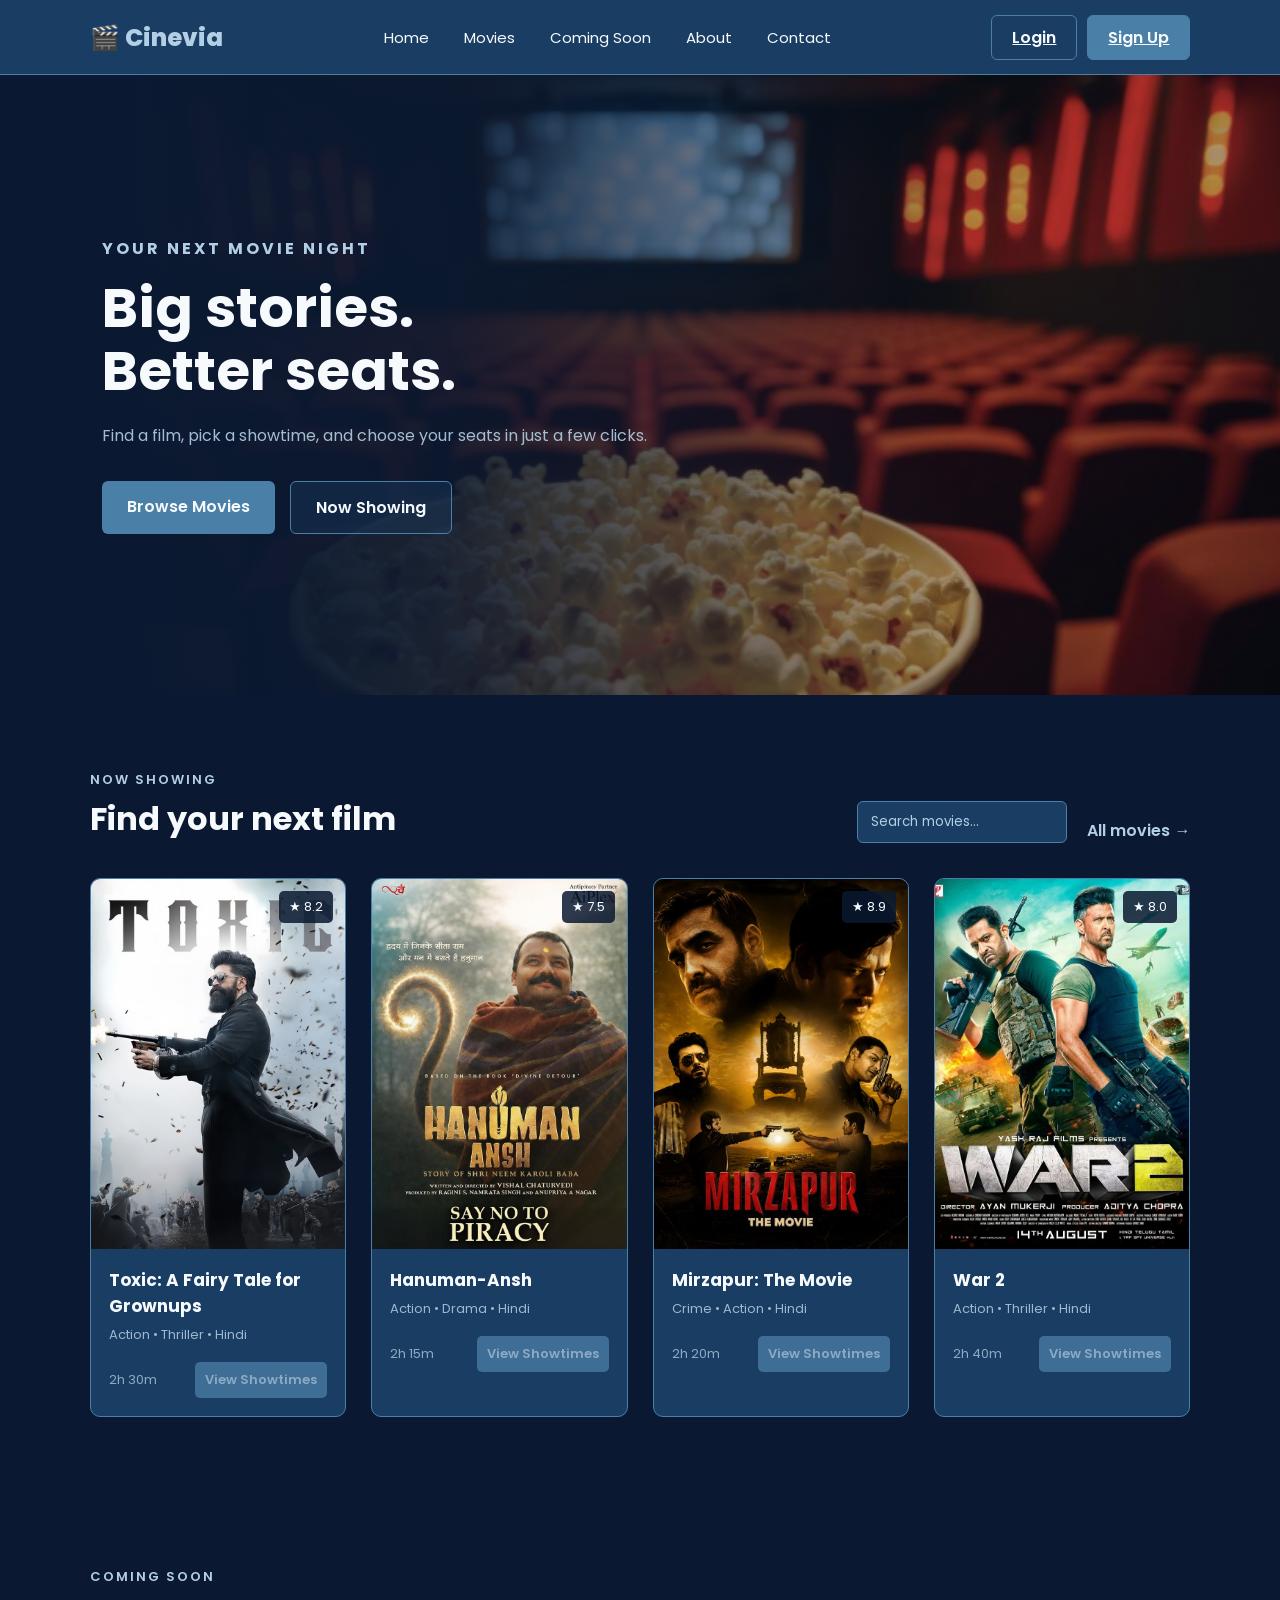
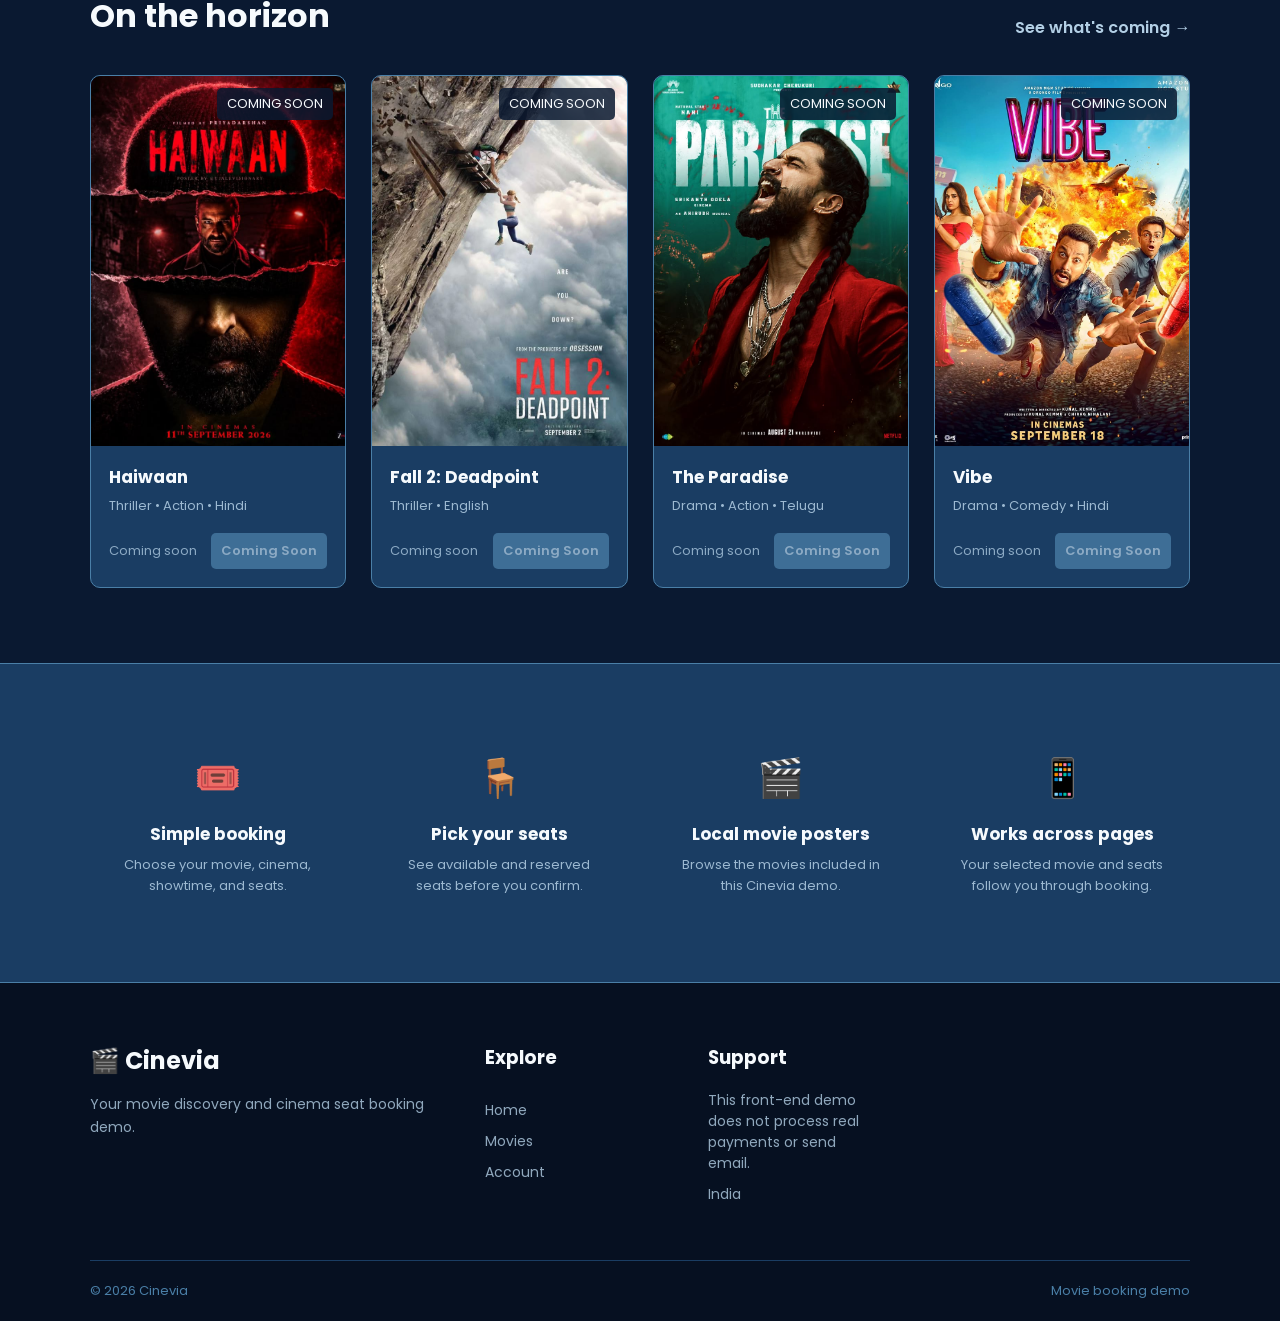
<file: index.html>
<!DOCTYPE html>
<html lang="en">
<head>
    <meta charset="UTF-8">
    <meta name="viewport" content="width=device-width, initial-scale=1.0">
    <meta name="description" content="Explore movies, choose a cinema showtime, and book your seats with Cinevia.">
    <title>Cinevia - Movie Ticket Booking</title>
    <link rel="preconnect" href="https://fonts.googleapis.com">
    <link rel="preconnect" href="https://fonts.gstatic.com" crossorigin>
    <link href="https://fonts.googleapis.com/css2?family=Poppins:wght@400;500;600;700;800&display=swap" rel="stylesheet">
    <link rel="stylesheet" href="mini.css">
</head>
<body>
    <header class="navbar">
        <a class="logo" href="index.html">🎬 <span>Cinevia</span></a>
        <nav aria-label="Main navigation">
            <a href="#home">Home</a>
            <a href="#movies">Movies</a>
            <a href="#pre-booking">Coming Soon</a>
            <a href="#about">About</a>
            <a href="#contact">Contact</a>
        </nav>
        <div class="nav-buttons">
            <a href="auth.html" class="login-btn">Login</a>
            <a href="auth.html#signup" class="signup-btn">Sign Up</a>
        </div>
    </header>

    <main>
        <section class="hero-slider" id="home">
            <div class="slide slide-1">
                <div class="hero-content">
                    <p class="small-title">YOUR NEXT MOVIE NIGHT</p>
                    <h1>Big stories.<br>Better seats.</h1>
                    <p class="hero-text">Find a film, pick a showtime, and choose your seats in just a few clicks.</p>
                    <div class="hero-buttons">
                        <a href="listing.html" class="book-btn">Browse Movies</a>
                        <a href="#movies" class="explore-btn">Now Showing</a>
                    </div>
                </div>
            </div>
        </section>

        <section class="movies-section" id="movies">
            <div class="section-heading">
                <div>
                    <p class="section-subtitle">NOW SHOWING</p>
                    <h2>Find your next film</h2>
                </div>
                <label class="movie-search-wrap">
                    <span class="visually-hidden">Search movies</span>
                    <input type="search" id="movieSearch" placeholder="Search movies..." aria-label="Search movies">
                </label>
                <a href="listing.html" class="view-all">All movies →</a>
            </div>
            <div class="movie-grid" id="latestMoviesGrid" aria-live="polite"></div>
        </section>

        <section class="movies-section" id="pre-booking">
            <div class="section-heading">
                <div>
                    <p class="section-subtitle">COMING SOON</p>
                    <h2>On the horizon</h2>
                </div>
                <a href="listing.html#upcoming" class="view-all">See what's coming →</a>
            </div>
            <div class="movie-grid" id="preBookingGrid"></div>
        </section>

        <section class="features" id="about">
            <article class="feature">
                <div class="feature-icon" aria-hidden="true">🎟️</div>
                <h3>Simple booking</h3>
                <p>Choose your movie, cinema, showtime, and seats.</p>
            </article>
            <article class="feature">
                <div class="feature-icon" aria-hidden="true">🪑</div>
                <h3>Pick your seats</h3>
                <p>See available and reserved seats before you confirm.</p>
            </article>
            <article class="feature">
                <div class="feature-icon" aria-hidden="true">🎬</div>
                <h3>Local movie posters</h3>
                <p>Browse the movies included in this Cinevia demo.</p>
            </article>
            <article class="feature">
                <div class="feature-icon" aria-hidden="true">📱</div>
                <h3>Works across pages</h3>
                <p>Your selected movie and seats follow you through booking.</p>
            </article>
        </section>
    </main>

    <footer id="contact">
        <div class="footer-content">
            <div class="footer-about">
                <h2>🎬 Cinevia</h2>
                <p>Your movie discovery and cinema seat booking demo.</p>
            </div>
            <div class="footer-links">
                <h3>Explore</h3>
                <a href="index.html">Home</a>
                <a href="listing.html">Movies</a>
                <a href="auth.html">Account</a>
            </div>
            <div class="footer-contact">
                <h3>Support</h3>
                <p>This front-end demo does not process real payments or send email.</p>
                <p>India</p>
            </div>
        </div>
        <div class="copyright">
            <p>© <span id="currentYear"></span> Cinevia</p>
            <p>Movie booking demo</p>
        </div>
    </footer>
    <script src="JS/movie-data.js"></script>
    <script src="JS/mini.js" defer></script>
</body>
</html>
</file>
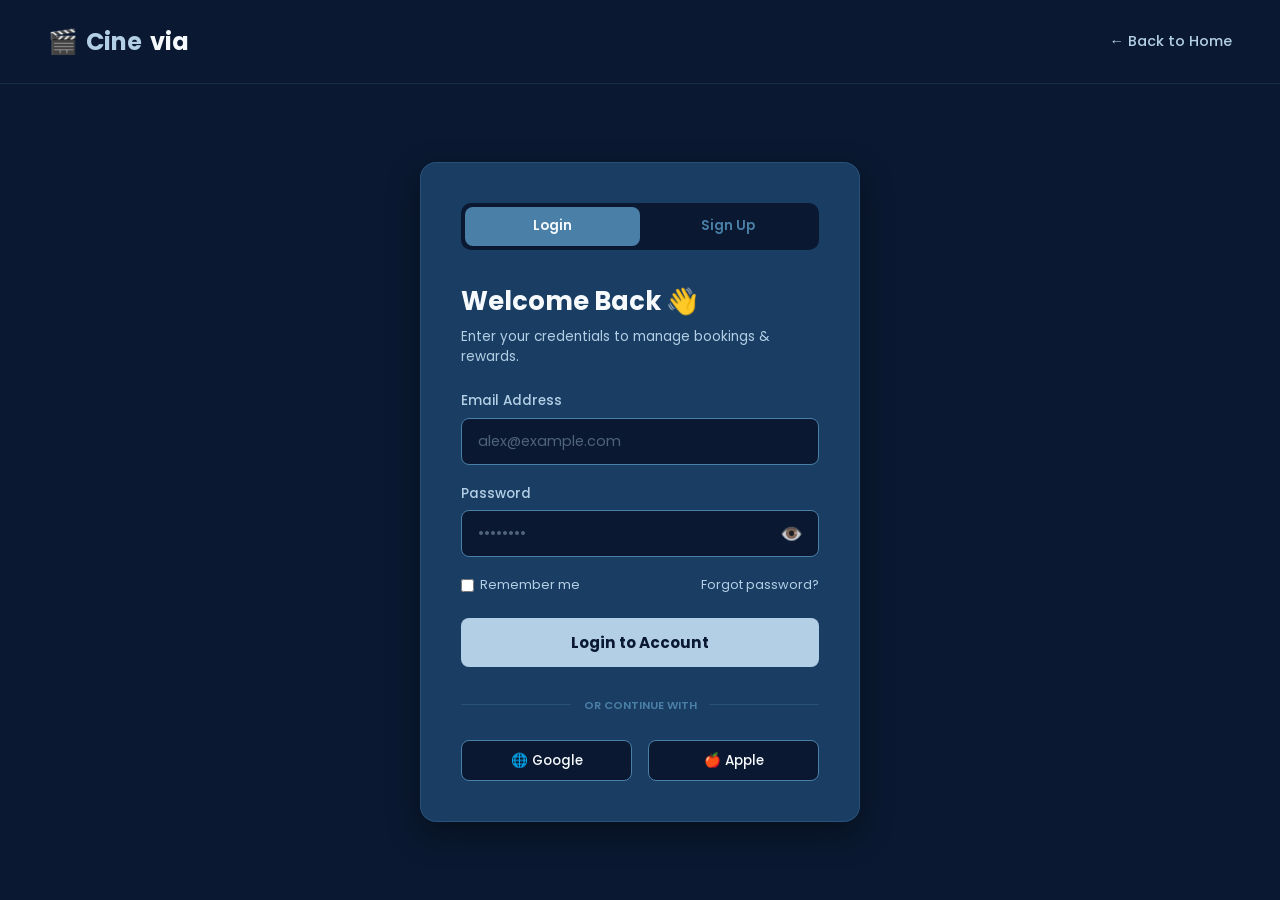
<file: auth.html>
<!DOCTYPE html>
<html lang="en">
<head>
    <meta charset="UTF-8">
    <meta name="viewport" content="width=device-width, initial-scale=1.0">
    <title>Cinevia - Account Access</title>
    <link rel="preconnect" href="https://fonts.googleapis.com">
    <link rel="preconnect" href="https://fonts.gstatic.com" crossorigin>
    <link href="https://fonts.googleapis.com/css2?family=Poppins:wght@400;500;600;700;800&display=swap" rel="stylesheet">
    <link rel="stylesheet" href="auth.css">
</head>
<body>

    <header class="navbar">
        <div class="logo">
            🎬 <span>Cine</span>via
        </div>
        <a href="index.html" class="back-home">← Back to Home</a>
    </header>

    <div class="auth-container">
        <div class="auth-card">
            <div class="tab-buttons">
                <button type="button" class="tab-btn active" id="loginTabBtn" onclick="switchTab('login')">Login</button>
                <button type="button" class="tab-btn" id="signupTabBtn" onclick="switchTab('signup')">Sign Up</button>
            </div>

            <!-- Login Form -->

           <!-- Login Form -->
<form id="loginForm" class="auth-form active">
    <h2>Welcome Back 👋</h2>
                <p class="subtitle">Enter your credentials to manage bookings & rewards.</p>

                <div class="input-group">
                    <label for="loginEmail">Email Address</label>
                    <input type="email" id="loginEmail" placeholder="alex@example.com" autocomplete="email" required>
                </div>

                <div class="input-group">
                    <label for="loginPassword">Password</label>
                    <div class="password-wrapper">
                        <input type="password" id="loginPassword" placeholder="••••••••" autocomplete="current-password" required>
                        <button type="button" class="toggle-password" id="toggleLoginPass" aria-label="Toggle password visibility" title="Show password">👁️</button>
                    </div>
                </div>

                <div class="form-options">
                    <label class="remember-me"><input type="checkbox"> Remember me</label>
                    <a href="#" class="forgot-pass">Forgot password?</a>
                </div>

                <button type="submit" class="submit-btn">Login to Account</button>

                <div class="divider"><span>OR CONTINUE WITH</span></div>

                <div class="social-login">
                    <button type="button" class="social-btn">🌐 Google</button>
                    <button type="button" class="social-btn">🍎 Apple</button>
                </div>
            </form>

            <!-- Signup Form -->
            <form id="signupForm" class="auth-form">
                <h2>Create Account ✨</h2>
                <p class="subtitle">Create an account to keep your Cinevia profile on this device.</p>

                <div class="input-group">
                    <label for="signupName">Full Name</label>
                    <input type="text" id="signupName" placeholder="Alex Johnson" autocomplete="name" required>
                </div>

                <div class="input-group">
                    <label for="signupEmail">Email Address</label>
                    <input type="email" id="signupEmail" placeholder="alex@example.com" autocomplete="email" required>
                </div>

                <div class="input-group">
                    <label for="signupPassword">Password</label>
                    <div class="password-wrapper">
                        <input type="password" id="signupPassword" placeholder="••••••••" autocomplete="new-password" required>
                        <button type="button" class="toggle-password" id="toggleSignupPass" aria-label="Toggle password visibility" title="Show password">👁️</button>
                    </div>
                    <!-- Password Minimum Requirements Checklist -->
                    <div class="password-requirements" id="passwordRequirements">
                        <p class="req-title">Password must contain:</p>
                        <ul>
                            <li id="req-length" class="invalid"><span>✕</span> Minimum 6 characters</li>
                            <li id="req-capital" class="invalid"><span>✕</span> 1 capital letter (A-Z)</li>
                            <li id="req-small" class="invalid"><span>✕</span> 1 small letter (a-z)</li>
                            <li id="req-special" class="invalid"><span>✕</span> 1 special symbol (!@#$%)</li>
                        </ul>
                    </div>
                </div>

                <button type="submit" class="submit-btn">Create Free Account</button>
            </form>
        </div>
    </div>

    <!-- Cinevia Authentication Script -->
    <script src="JS/auth.js"></script>
</body>
</html>
</file>
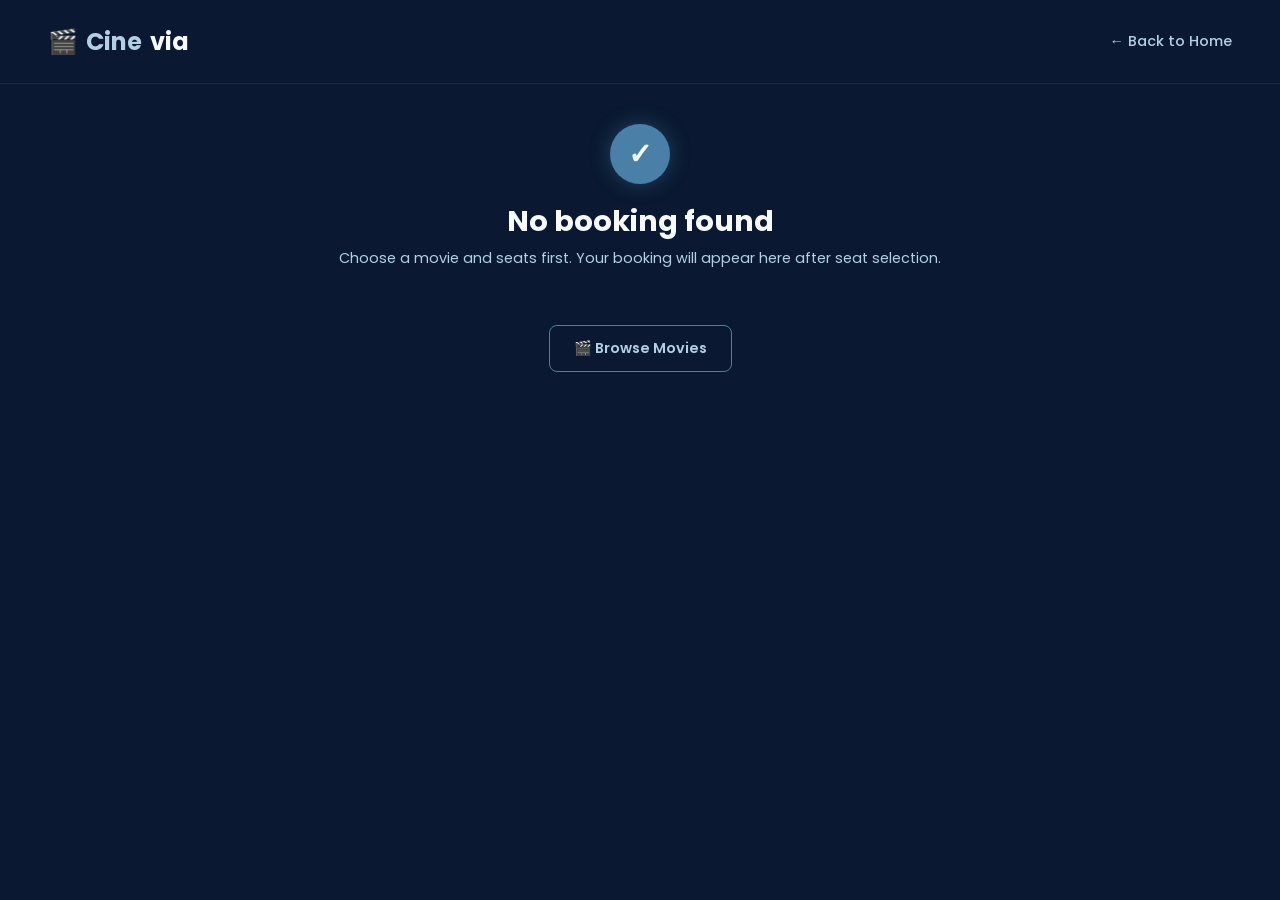
<file: confirmation.html>
<!DOCTYPE html>
<html lang="en">
<head>
    <meta charset="UTF-8">
    <meta name="viewport" content="width=device-width, initial-scale=1.0">
    <title>Cinevia - Ticket Confirmation</title>
    <link rel="preconnect" href="https://fonts.googleapis.com">
    <link rel="preconnect" href="https://fonts.gstatic.com" crossorigin>
    <link href="https://fonts.googleapis.com/css2?family=Poppins:wght@400;500;600;700;800&display=swap" rel="stylesheet">
    <link rel="stylesheet" href="confirmation.css">
</head>
<body>

    <header class="navbar">
        <div class="logo">
            🎬 <span>Cine</span>via
        </div>
        <a href="index.html" class="back-home">← Back to Home</a>
    </header>

    <main class="confirmation-container">
        <div class="success-banner">
            <div class="check-icon">✓</div>
            <h1 id="confirmationHeading">Booking Confirmed!</h1>
            <p id="confirmationMessage">Your seats are reserved in this browser demo.</p>
        </div>

        <div class="ticket-card" id="printableTicket">
            <div class="ticket-header">
                <h2 id="ticketMovie">Your movie</h2>
                <span class="badge" id="ticketFormat">STANDARD</span>
            </div>

            <div class="ticket-body">
                <div class="poster-wrapper">
                    <img src="photo/Movie Theatre.png" alt="Movie Poster" class="movie-poster">
                </div>

                <div class="ticket-details">
                    <div class="detail-row">
                        <div class="detail-item">
                            <span class="label">Date & Time</span>
                            <span class="value" id="ticketDate"></span>
                            <span class="time-tag" id="ticketTime"></span>
                        </div>
                        <div class="detail-item">
                            <span class="label">Theater & Screen</span>
                            <span class="value" id="ticketTheater"></span>
                            <span class="sub-value" id="ticketScreen"></span>
                        </div>
                    </div>

                    <div class="detail-row">
                        <div class="detail-item">
                            <span class="label">Reserved Seats</span>
                            <span class="valueHighlight" id="ticketSeats"></span>
                        </div>
                        <div class="detail-item">
                            <span class="label">Booking ID</span>
                            <span class="value" id="ticketBookingId"></span>
                        </div>
                    </div>

                    <div class="detail-row">
                        <div class="detail-item">
                            <span class="label">Add-ons</span>
                            <span class="sub-value" id="ticketAddons">None</span>
                        </div>
                        <div class="detail-item">
                            <span class="label">Total Amount</span>
                            <span class="price" id="ticketTotalPrice"></span>
                        </div>
                    </div>
                </div>
            </div>

            <div class="ticket-footer">
                <div class="qr-box">
                    <span aria-hidden="true">CV</span>
                </div>
                <div class="qr-text">
                    <h3>Your booking reference</h3>
                    <p>Keep this ticket reference with you. This demo does not generate a real entry QR code.</p>
                </div>
            </div>
        </div>

        <!-- Ticket Interactive Actions -->
        <div class="ticket-actions">
            <button class="action-btn primary" id="printTicketBtn">🖨️ Print Ticket</button>
            <a href="listing.html" class="action-btn secondary">🎬 Browse Movies</a>
        </div>
    </main>

    <!-- Cinevia Ticket Confirmation Script -->
    <script src="JS/confirmation.js"></script>
</body>
</html>
</file>
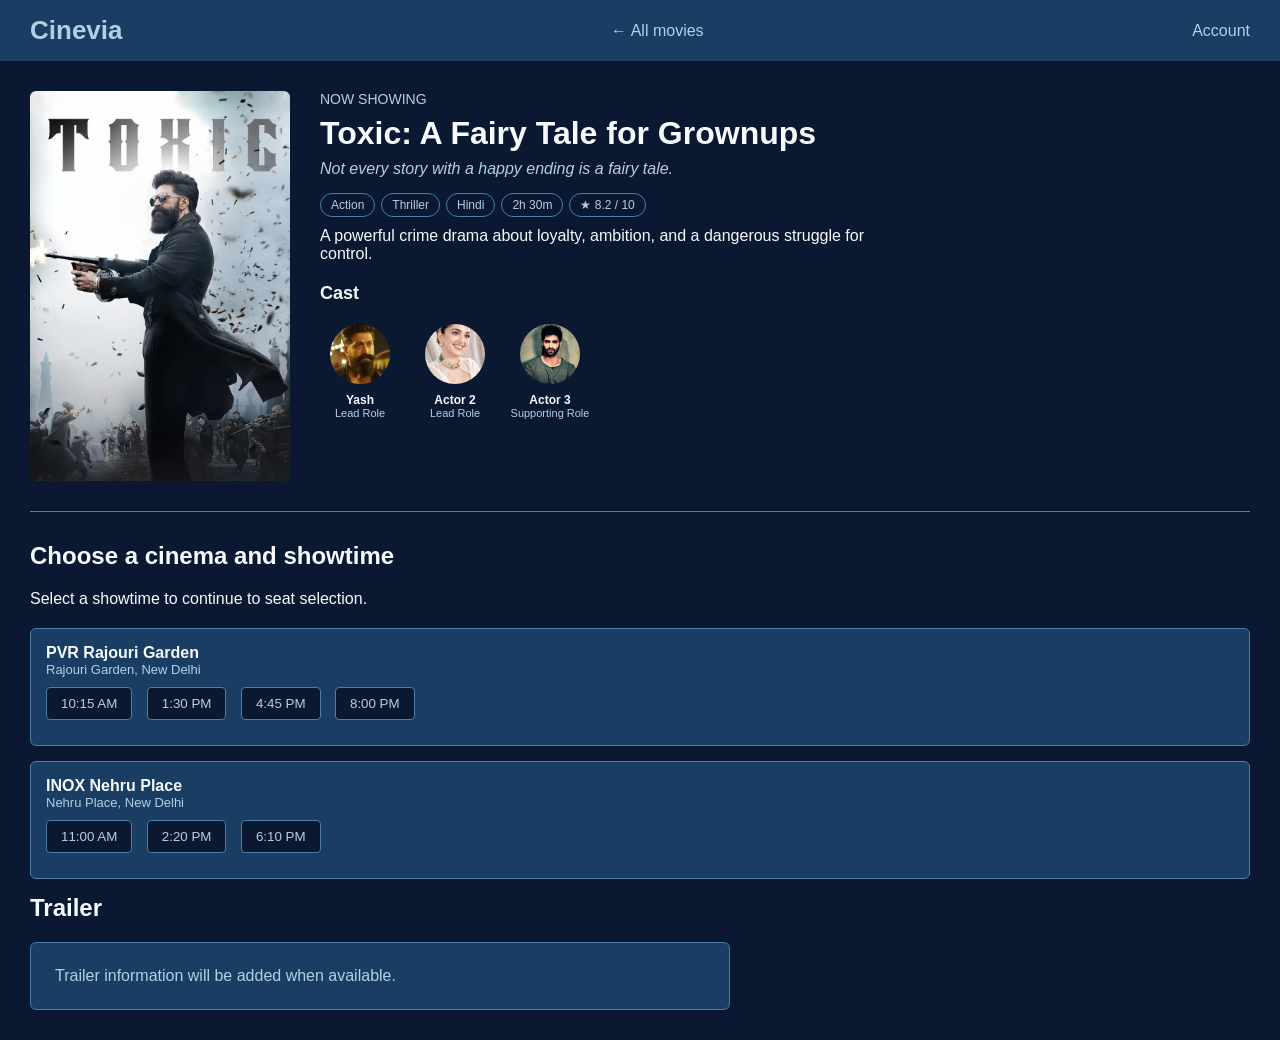
<file: details.html>
<!DOCTYPE html>
<html lang="en">
<head>
    <meta charset="UTF-8">
    <meta name="viewport" content="width=device-width, initial-scale=1.0">
    <meta name="description" content="Movie information and cinema showtimes on Cinevia.">
    <title>Movie Details - Cinevia</title>
    <link rel="stylesheet" href="style.css">
</head>
<body>
    <header class="topbar">
        <a href="index.html" class="logo">Cinevia</a>
        <a href="listing.html">← All movies</a>
        <a href="auth.html">Account</a>
    </header>

    <main class="container">
        <section class="detail-top">
            <img id="moviePoster" src="Pics/toxic.jpeg" alt="Movie poster">
            <div class="detail-info">
                <p class="filter-title" id="movieStatus">NOW SHOWING</p>
                <h1 class="detail-title" id="movieTitle">Loading movie…</h1>
                <p class="tagline" id="movieTagline"></p>
                <div id="movieTags" aria-label="Movie information"></div>
                <p class="synopsis" id="movieSynopsis"></p>
                <h2 class="heading" style="font-size:18px;">Cast</h2>
                <div class="cast-list" id="movieCast"></div>
            </div>
        </section>

        <section aria-labelledby="showtimesHeading">
            <h2 class="heading" id="showtimesHeading">Choose a cinema and showtime</h2>
            <p id="showtimeNotice" class="synopsis" aria-live="polite"></p>
            <div class="cinema-card" data-screen="Screen 1">
                <div class="cinema-name">PVR Rajouri Garden</div>
                <div class="cinema-address">Rajouri Garden, New Delhi</div>
                <button type="button" class="showtime-btn">10:15 AM</button>
                <button type="button" class="showtime-btn">1:30 PM</button>
                <button type="button" class="showtime-btn">4:45 PM</button>
                <button type="button" class="showtime-btn">8:00 PM</button>
            </div>
            <div class="cinema-card" data-screen="Screen 2">
                <div class="cinema-name">INOX Nehru Place</div>
                <div class="cinema-address">Nehru Place, New Delhi</div>
                <button type="button" class="showtime-btn">11:00 AM</button>
                <button type="button" class="showtime-btn">2:20 PM</button>
                <button type="button" class="showtime-btn">6:10 PM</button>
            </div>
        </section>

        <section class="trailer-section">
            <h2 class="heading">Trailer</h2>
            <div class="trailer-box">
                <p>Trailer information will be added when available.</p>
            </div>
        </section>
    </main>

    <script src="JS/movie-data.js"></script>
    <script src="JS/details.js"></script>
</body>
</html>
</file>
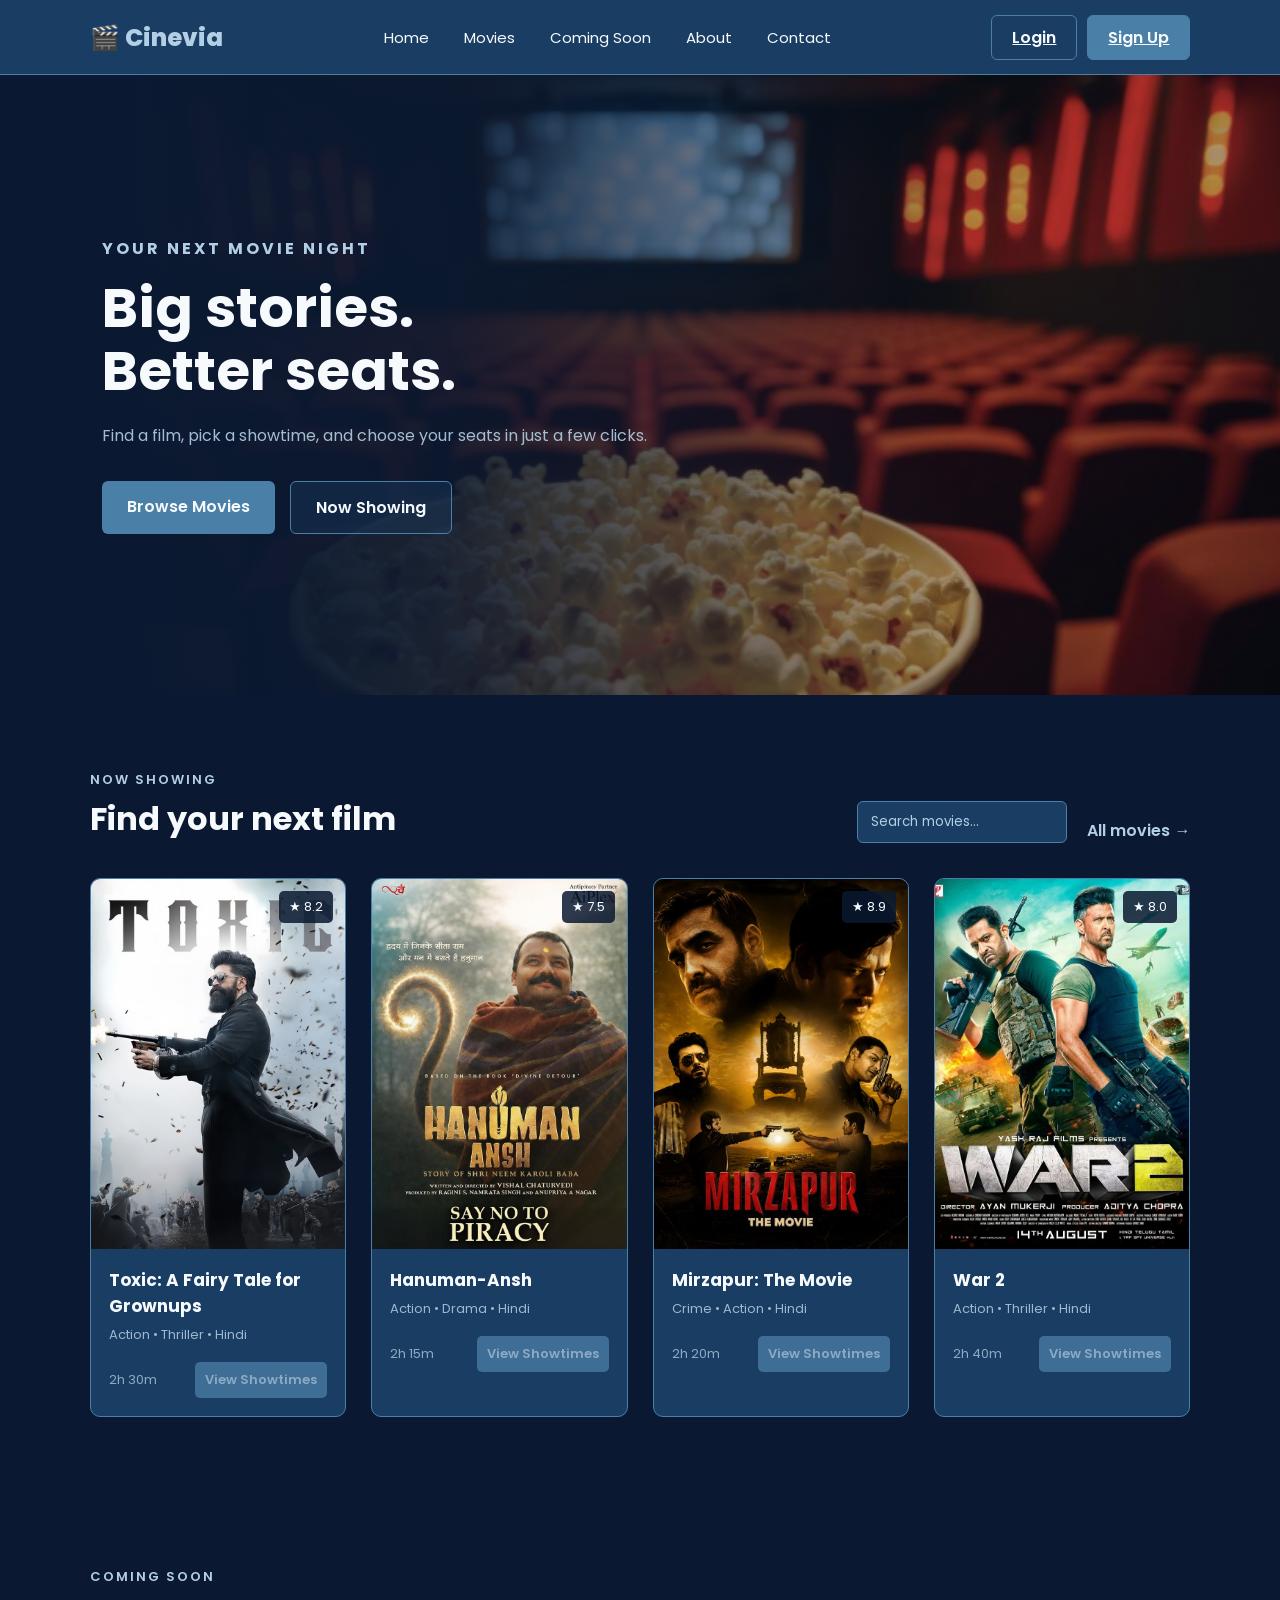
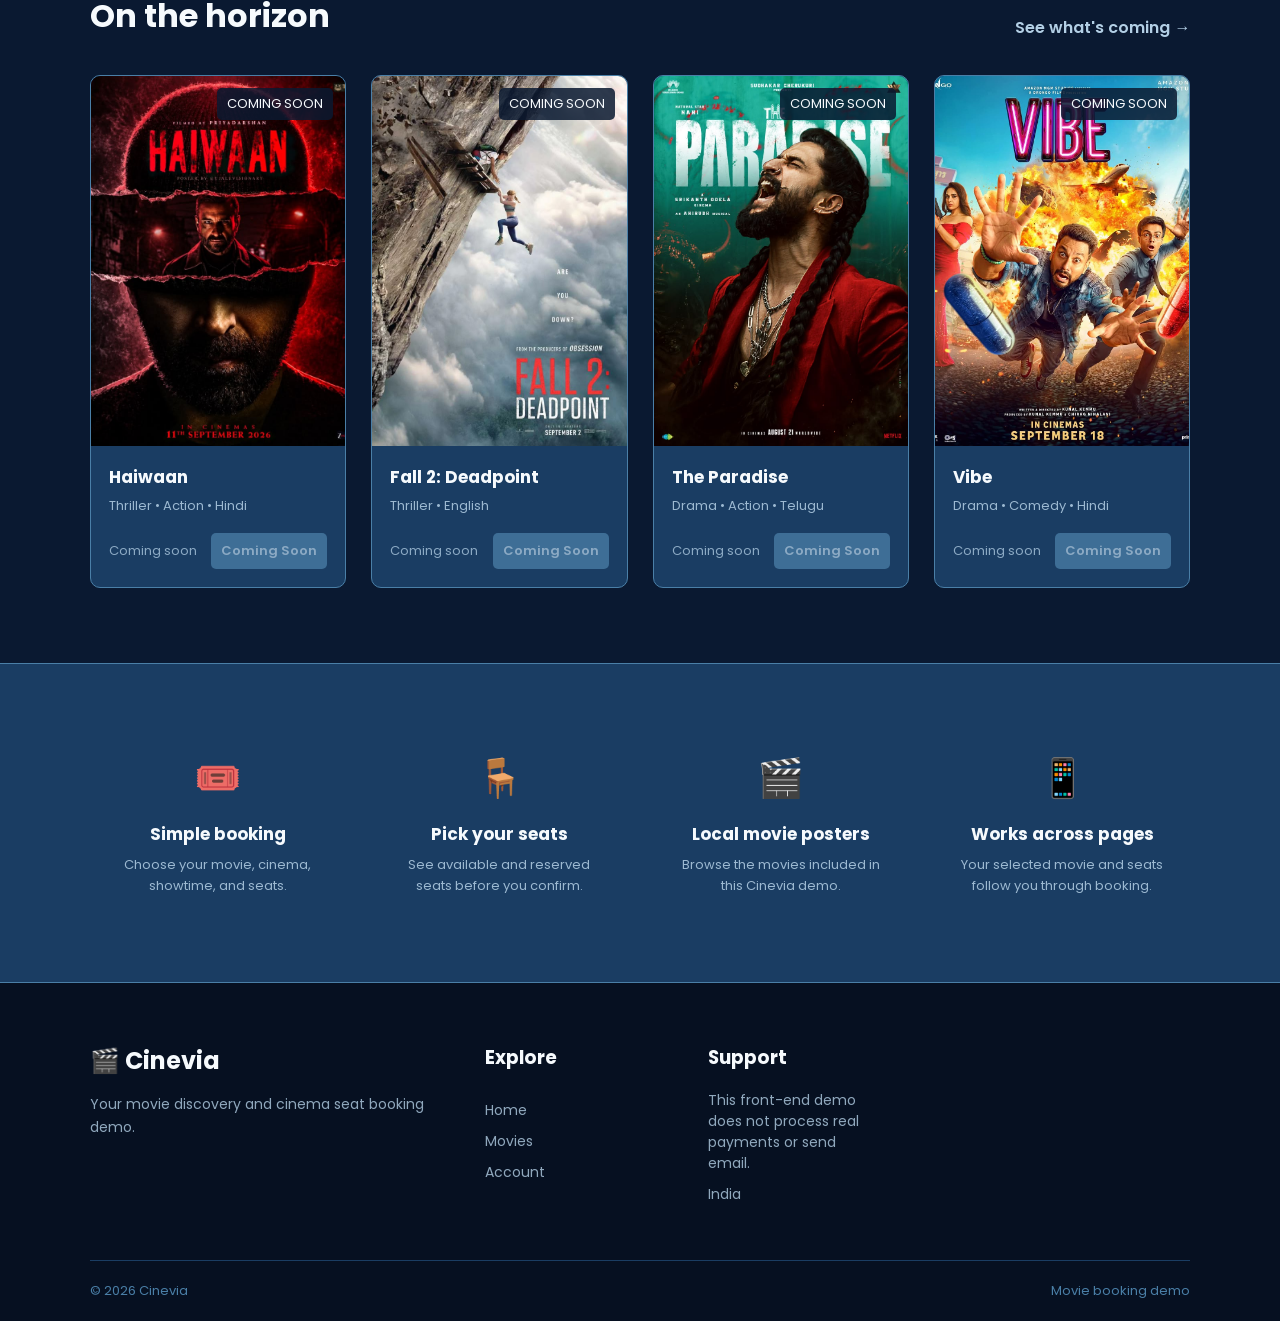
<file: Interface.html>
<!DOCTYPE html>
<html lang="en">
<head>
    <meta charset="UTF-8">
    <meta http-equiv="refresh" content="0; url=index.html">
    <meta name="viewport" content="width=device-width, initial-scale=1.0">
    <title>Cinevia - Movie Ticket Booking</title>
</head>
<body>
    <p>Opening <a href="index.html">Cinevia</a>…</p>
    <script>window.location.replace("index.html");</script>
</body>
</html>
</file>
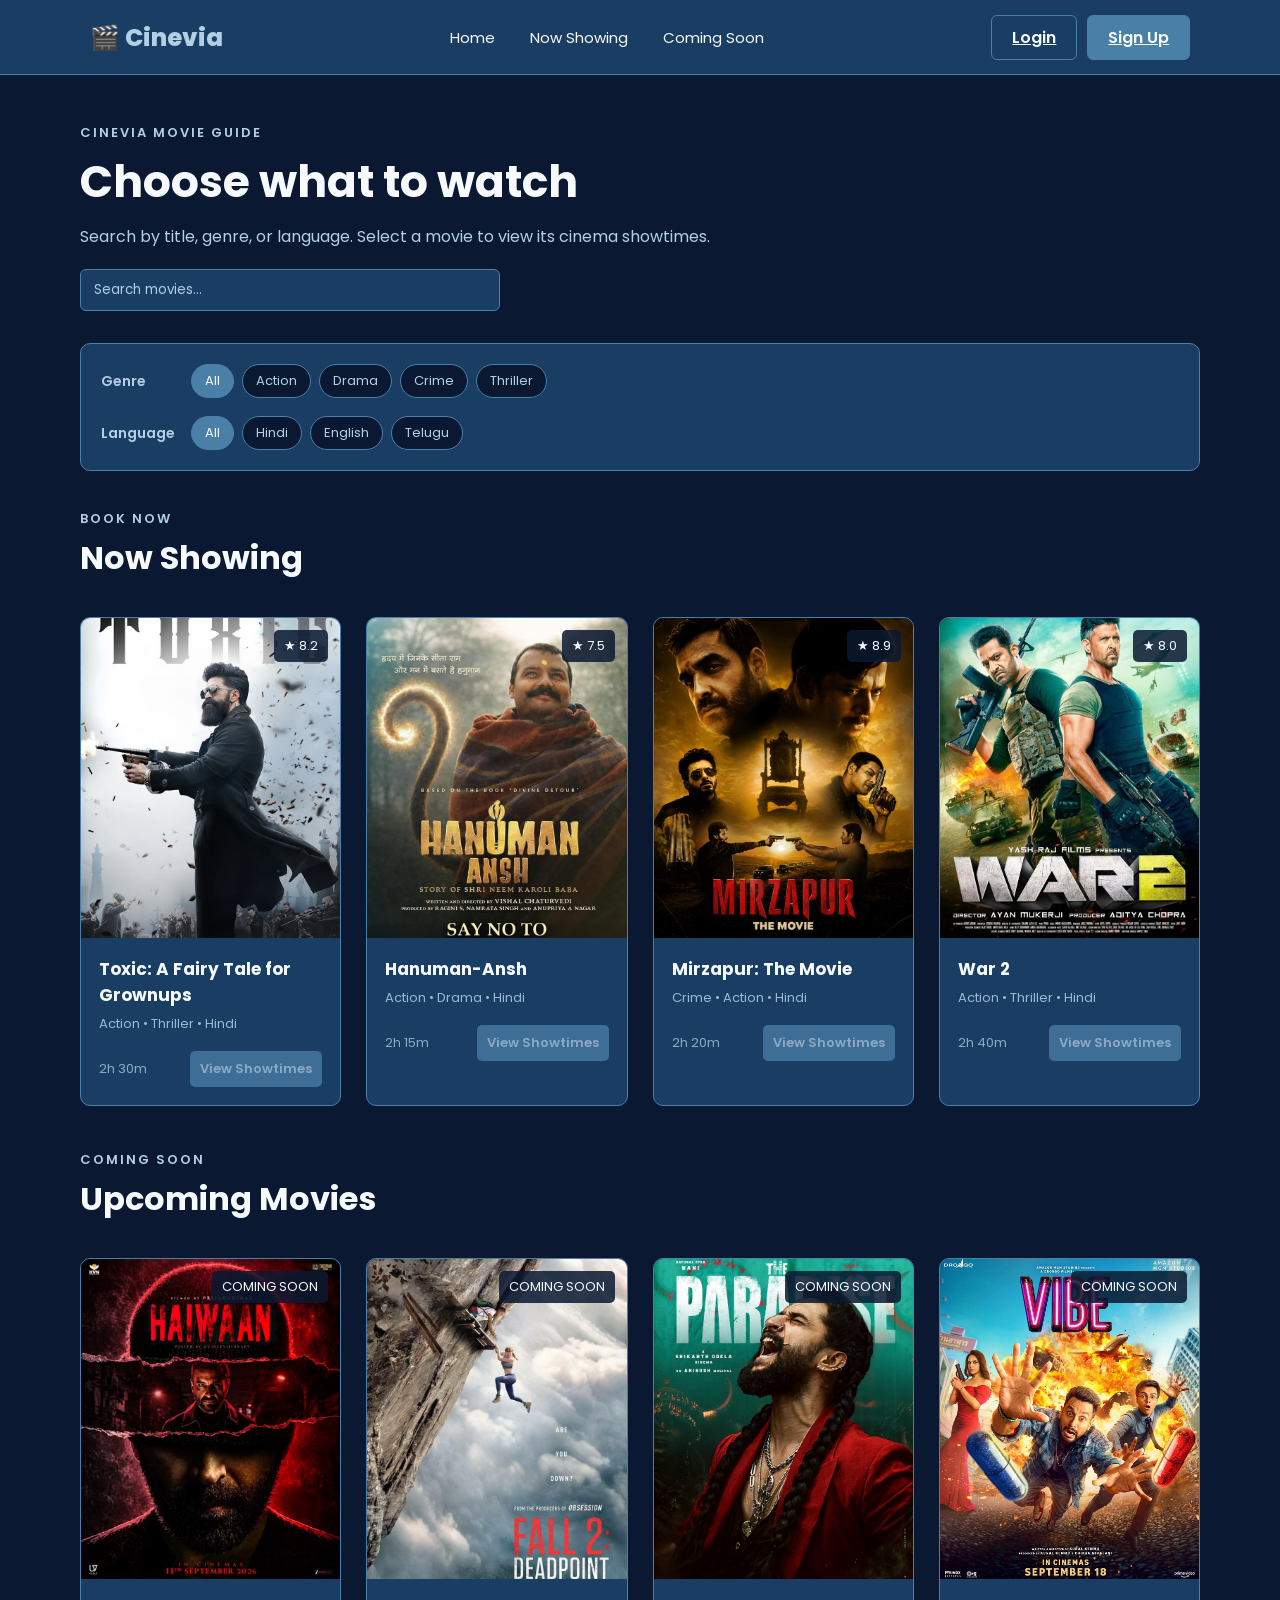
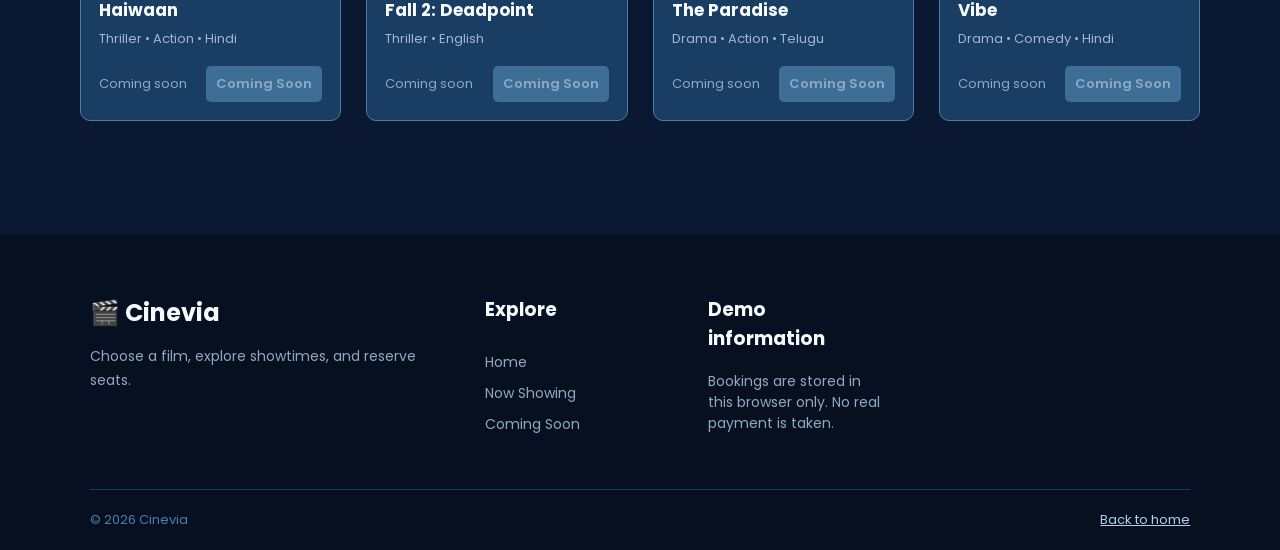
<file: listing.html>
<!DOCTYPE html>
<html lang="en">
<head>
    <meta charset="UTF-8">
    <meta name="viewport" content="width=device-width, initial-scale=1.0">
    <meta name="description" content="Browse Cinevia now-showing and upcoming movies.">
    <title>Movies - Cinevia</title>
    <link rel="preconnect" href="https://fonts.googleapis.com">
    <link rel="preconnect" href="https://fonts.gstatic.com" crossorigin>
    <link href="https://fonts.googleapis.com/css2?family=Poppins:wght@400;500;600;700;800&display=swap" rel="stylesheet">
    <link rel="stylesheet" href="mini.css">
</head>
<body>
    <header class="navbar">
        <a class="logo" href="index.html">🎬 <span>Cinevia</span></a>
        <nav aria-label="Main navigation">
            <a href="index.html">Home</a>
            <a href="#now-showing">Now Showing</a>
            <a href="#upcoming">Coming Soon</a>
        </nav>
        <div class="nav-buttons">
            <a href="auth.html" class="login-btn">Login</a>
            <a href="auth.html#signup" class="signup-btn">Sign Up</a>
        </div>
    </header>

    <main class="catalog-page">
        <section class="catalog-intro">
            <p class="section-subtitle">CINEVIA MOVIE GUIDE</p>
            <h1>Choose what to watch</h1>
            <p>Search by title, genre, or language. Select a movie to view its cinema showtimes.</p>
            <label class="movie-search-wrap">
                <span class="visually-hidden">Search movies</span>
                <input type="search" id="movieSearch" placeholder="Search movies..." aria-label="Search movies">
            </label>
        </section>

        <section class="catalog-filters" aria-label="Movie filters">
            <div class="filter-group">
                <span class="filter-title">Genre</span>
                <button class="chip active" type="button" data-filter-group="genre" data-filter-value="all" aria-pressed="true">All</button>
                <button class="chip" type="button" data-filter-group="genre" data-filter-value="action" aria-pressed="false">Action</button>
                <button class="chip" type="button" data-filter-group="genre" data-filter-value="drama" aria-pressed="false">Drama</button>
                <button class="chip" type="button" data-filter-group="genre" data-filter-value="crime" aria-pressed="false">Crime</button>
                <button class="chip" type="button" data-filter-group="genre" data-filter-value="thriller" aria-pressed="false">Thriller</button>
            </div>
            <div class="filter-group">
                <span class="filter-title">Language</span>
                <button class="chip active" type="button" data-filter-group="language" data-filter-value="all" aria-pressed="true">All</button>
                <button class="chip" type="button" data-filter-group="language" data-filter-value="hindi" aria-pressed="false">Hindi</button>
                <button class="chip" type="button" data-filter-group="language" data-filter-value="english" aria-pressed="false">English</button>
                <button class="chip" type="button" data-filter-group="language" data-filter-value="telugu" aria-pressed="false">Telugu</button>
            </div>
        </section>

        <section class="catalog-section" id="now-showing">
            <div class="section-heading">
                <div>
                    <p class="section-subtitle">BOOK NOW</p>
                    <h2>Now Showing</h2>
                </div>
            </div>
            <div class="movie-grid catalog-grid" id="nowShowingGrid" aria-live="polite"></div>
        </section>

        <section class="catalog-section" id="upcoming">
            <div class="section-heading">
                <div>
                    <p class="section-subtitle">COMING SOON</p>
                    <h2>Upcoming Movies</h2>
                </div>
            </div>
            <div class="movie-grid catalog-grid" id="upcomingGrid"></div>
        </section>
    </main>

    <footer>
        <div class="footer-content">
            <div class="footer-about">
                <h2>🎬 Cinevia</h2>
                <p>Choose a film, explore showtimes, and reserve seats.</p>
            </div>
            <div class="footer-links">
                <h3>Explore</h3>
                <a href="index.html">Home</a>
                <a href="#now-showing">Now Showing</a>
                <a href="#upcoming">Coming Soon</a>
            </div>
            <div class="footer-contact">
                <h3>Demo information</h3>
                <p>Bookings are stored in this browser only. No real payment is taken.</p>
            </div>
        </div>
        <div class="copyright">
            <p>© <span id="currentYear"></span> Cinevia</p>
            <p><a href="index.html">Back to home</a></p>
        </div>
    </footer>
    <script src="JS/movie-data.js"></script>
    <script src="JS/mini.js" defer></script>
</body>
</html>
</file>
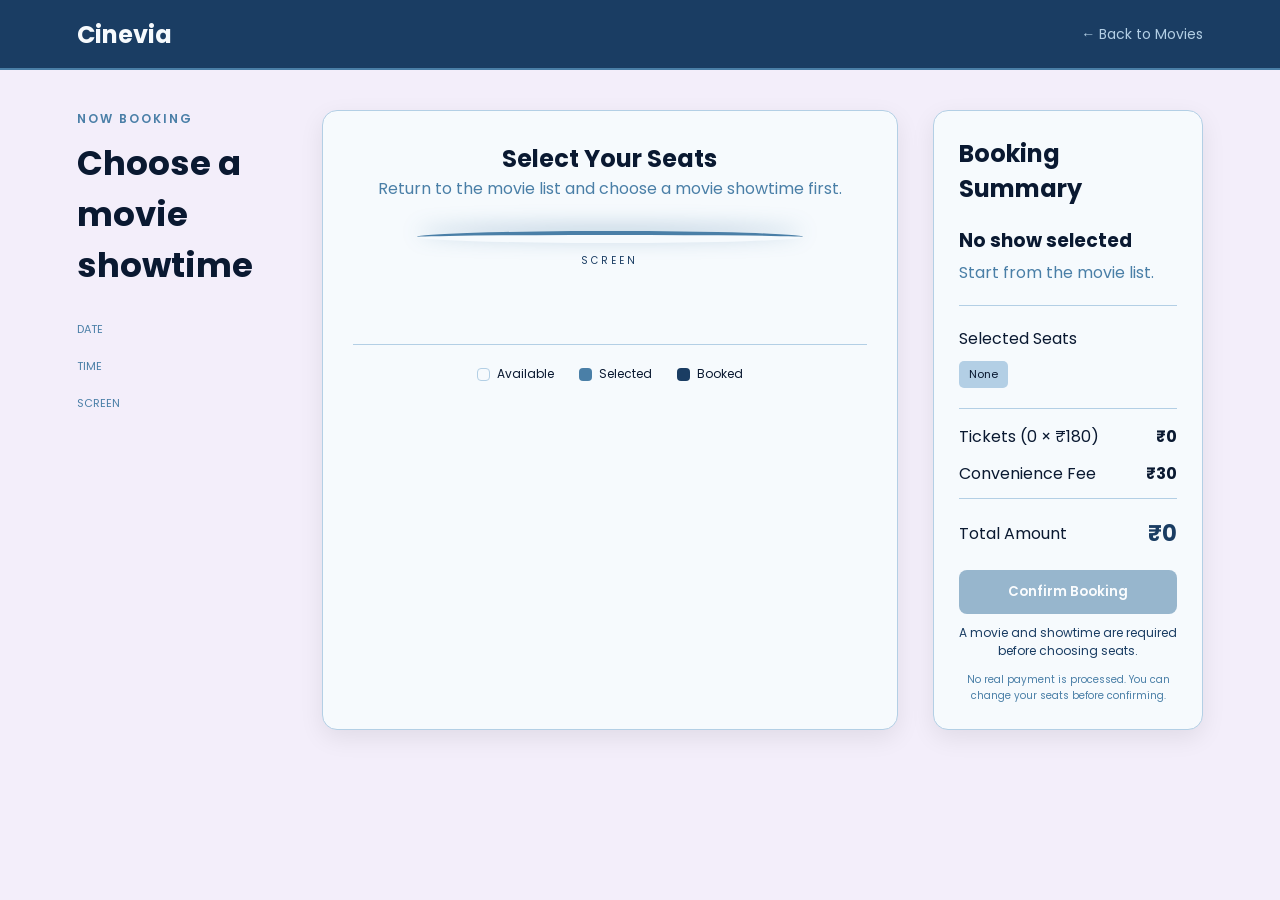
<file: seat-selection.html>
<!DOCTYPE html>
<html lang="en">
<head>
    <meta charset="UTF-8">
    <meta name="viewport" content="width=device-width, initial-scale=1.0">

    <title>Cinevia - Seat Selection</title>

    <!-- Google Font -->
    <link rel="preconnect" href="https://fonts.googleapis.com">
    <link rel="preconnect" href="https://fonts.gstatic.com" crossorigin>
    <link href="https://fonts.googleapis.com/css2?family=Poppins:wght@400;500;600;700&display=swap" rel="stylesheet">

    <!-- Seat Page CSS -->
    <link rel="stylesheet" href="seat-selection.css">
</head>

<body>

    <!-- === HEADER ================= -->

    <header class="header">

        <div class="logo">Cinevia</div>

        <a href="listing.html" class="back-link">← Back to Movies</a>

    </header>


    <!-- ======= MAIN SECTION == -->

    <main class="seat-page">

        <!-- Movie information -->

        <section class="movie-info">

            <p class="small-heading">NOW BOOKING</p>

            <h1 id="movieTitle">Loading movie...</h1>

            <p class="movie-type" id="movieGenre"></p>

            <div class="show-details">

                <div>
                    <span>DATE</span>
                    <strong id="showDate"></strong>
                </div>

                <div>
                    <span>TIME</span>
                    <strong id="showTime"></strong>
                </div>

                <div>
                    <span>SCREEN</span>
                    <strong id="screenName"></strong>
                </div>

            </div>

        </section>


        <!-- ================= SEAT AREA ===== -->

        <section class="seat-section">

            <div class="section-title">
                <h2>Select Your Seats</h2>
                <p id="seatInstruction">Choose your preferred seats</p>
            </div>


            <!-- Cinema screen -->

            <div class="screen-area">

                <div class="screen"></div>
                <p>SCREEN</p>

            </div>


            <!-- Seat layout -->

      <!-- ================= SEAT LAYOUT ================= -->

<div class="seat-layout" id="seatLayout" aria-label="Cinema seat layout">
                <!-- Seats are generated dynamically by seat-selection.js -->
            </div>

            <div class="legend">

                <div>
                    <span class="legend-box available-box"></span>
                    Available
                </div>

                <div>
                    <span class="legend-box selected-box"></span>
                    Selected
                </div>

                <div>
                    <span class="legend-box booked-box"></span>
                    Booked
                </div>

            </div>

        </section>


        <!-- ====--==== BOOKING SUMMARY ================= -->

        <aside class="summary">

            <h2>Booking Summary</h2>

            <div class="summary-movie">

                <h3 id="summaryMovieTitle">Loading...</h3>
                <p id="summaryShowDetails"></p>

            </div>


            <div class="selected-info">

                <span>Selected Seats</span>

                <div class="selected-seats" id="selectedSeatsDisplay">
                    <span>None</span>
                </div>

            </div>


            <div class="price-details">

                <div>
                    <span>Tickets (<span id="ticketCount">0</span> × <span id="ticketPriceLabel">₹180</span>)</span>
                    <strong id="ticketTotal">₹0</strong>
                </div>

                <div>
                    <span>Convenience Fee</span>
                    <strong id="convenienceFee">₹30</strong>
                </div>

            </div>


            <div class="total">

                <span>Total Amount</span>
                <strong id="grandTotal">₹0</strong>

            </div>


            <button type="button" class="continue-btn" id="continueBtn">
                Confirm Booking
            </button>

            <p class="note">
                No real payment is processed. You can change your seats before confirming.
            </p>

        </aside>

    </main>
    <script src="JS/movie-data.js"></script>
    <script src="JS/seat-selection.js" defer></script>
</body>
</html>
</file>
<file: mini.css>
/* ================= GENERAL ================== */

* {
    margin: 0;
    padding: 0;
    box-sizing: border-box;
}

html {
    scroll-behavior: smooth;
}

body {
    font-family: "Poppins", sans-serif;
    background: #0A1931;
    color: #F6FAFD;
}


/* ================= NAVBAR =================== */

.navbar {
    height: 75px;
    width: 100%;
    padding: 0 7%;
    display: flex;
    align-items: center;
    justify-content: space-between;

    background: #1A3D63;
    border-bottom: 1px solid #4A7FA7;

    position: sticky;
    top: 0;
    z-index: 1000;
}

.logo {
    font-size: 24px;
    font-weight: 800;
    color: #F6FAFD;
}

.logo span {
    color: #B3CFE5;
}

.navbar nav {
    display: flex;
    gap: 35px;
}

.navbar nav a {
    color: #F6FAFD;
    text-decoration: none;
    font-size: 15px;
    transition: 0.3s;
}

.navbar nav a:hover {
    color: #B3CFE5;
}

.nav-buttons {
    display: flex;
    gap: 10px;
}

.login-btn,
.signup-btn {
    padding: 9px 20px;
    border-radius: 6px;
    font-family: inherit;
    cursor: pointer;
    font-weight: 600;
    transition: 0.3s;
}

.login-btn {
    background: transparent;
    color: #F6FAFD;
    border: 1px solid #4A7FA7;
}

.login-btn:hover {
    background: #4A7FA7;
    color: #F6FAFD;
}

.signup-btn {
    background: #4A7FA7;
    color: #F6FAFD;
    border: 1px solid #4A7FA7;
}

.signup-btn:hover {
    background: #B3CFE5;
    color: #0A1931;
    border-color: #B3CFE5;
}


/* ================= HERO SLIDER ================= */

.hero-slider {
    width: 100%;
    height: 620px;
    position: relative;
    overflow: hidden;
}

.slide {
    position: absolute;
    top: 0;
    left: 0;

    width: 100%;
    height: 100%;

    display: flex;
    align-items: center;

    padding-left: 8%;
    padding-right: 8%;

    opacity: 0;

    animation: automaticSlider 15s infinite;
}


/* SLIDE 1 */

.slide-1 {
    background:
        linear-gradient(
            90deg,
            #0A1931 10%,
            rgba(10, 25, 49, 0.90) 35%,
            rgba(10, 25, 49, 0.25) 75%
        ),
        url("photo/Movie Theatre.png")
        center/cover no-repeat;

    animation-delay: 0s;
}

.hero-slider .slide-1 {
    animation: none;
    opacity: 1;
}


/* SLIDE 2 */

.slide-2 {
    background:
        linear-gradient(
            90deg,
            #0A1931 10%,
            rgba(10, 25, 49, 0.90) 35%,
            rgba(10, 25, 49, 0.25) 75%
        ),
        url("https://images.unsplash.com/photo-1485846234645-a62644f84728")
        center/cover no-repeat;

    animation-delay: 5s;
}


/* SLIDE 3 */

.slide-3 {
    background:
        linear-gradient(
            90deg,
            #0A1931 10%,
            rgba(10, 25, 49, 0.90) 35%,
            rgba(10, 25, 49, 0.25) 75%
        ),
        url("https://images.unsplash.com/photo-1517604931442-7e0c8ed2963c")
        center/cover no-repeat;

    animation-delay: 10s;
}


/* AUTOMATIC SLIDER */

@keyframes automaticSlider {

    0% {
        opacity: 0;
    }

    5% {
        opacity: 1;
    }

    30% {
        opacity: 1;
    }

    35% {
        opacity: 0;
    }

    100% {
        opacity: 0;
    }
}


/* HERO CONTENT */

.hero-content {
    max-width: 650px;
}

.hero-content h1 {
    font-size: 55px;
    line-height: 1.15;
    margin-bottom: 20px;
    color: #F6FAFD;
}

.small-title {
    color: #B3CFE5;
    font-weight: 700;
    letter-spacing: 3px;
    margin-bottom: 15px;
}

.hero-text {
    color: #B3CFE5;
    font-size: 16px;
    line-height: 1.8;
    max-width: 560px;
    opacity: 0.9;
}

.hero-buttons {
    display: flex;
    gap: 15px;
    margin-top: 30px;
}

.book-btn,
.explore-btn {
    padding: 13px 25px;
    border-radius: 6px;
    text-decoration: none;
    font-weight: 600;
    transition: 0.3s;
}

.book-btn {
    background: #4A7FA7;
    color: #F6FAFD;
}

.book-btn:hover {
    background: #B3CFE5;
    color: #0A1931;
}

.explore-btn {
    border: 1px solid #4A7FA7;
    color: #F6FAFD;
    background: rgba(26, 61, 99, 0.4);
}

.explore-btn:hover {
    background: #1A3D63;
    border-color: #B3CFE5;
    color: #B3CFE5;
}


/* ================= MOVIES ================= */

.movies-section {
    padding: 75px 7%;
}

.section-heading {
    display: flex;
    justify-content: space-between;
    align-items: flex-end;
    margin-bottom: 35px;
}

.section-subtitle {
    color: #B3CFE5;
    font-size: 13px;
    letter-spacing: 2px;
    font-weight: 600;
}

.section-heading h2 {
    font-size: 32px;
    margin-top: 5px;
    color: #F6FAFD;
}

.view-all {
    color: #B3CFE5;
    text-decoration: none;
    font-weight: 600;
    transition: 0.3s;
}

.view-all:hover {
    color: #F6FAFD;
}


/* ================= MOVIE GRID ================= */

.movie-grid {
    display: grid;
    grid-template-columns: repeat(4, 1fr);
    gap: 25px;
}

.movie-card {
    background: #1A3D63;
    border-radius: 10px;
    overflow: hidden;
    transition: 0.3s;
    border: 1px solid #4A7FA7;
}

.movie-card:hover {
    transform: translateY(-8px);
    border-color: #B3CFE5;
    box-shadow: 0 8px 25px rgba(179, 207, 229, 0.15);
}

.poster {
    height: 370px;
    position: relative;
    overflow: hidden;
}

.poster img {
    width: 100%;
    height: 100%;
    object-fit: cover;
    transition: 0.4s;
}

.movie-card:hover .poster img {
    transform: scale(1.06);
}

.rating {
    position: absolute;
    top: 12px;
    right: 12px;

    background: rgba(10, 25, 49, 0.85);
    color: #F6FAFD;
    padding: 6px 10px;
    border-radius: 5px;

    font-size: 13px;
}

.movie-info {
    padding: 18px;
}

.movie-info h3 {
    font-size: 17px;
    margin-bottom: 6px;
    color: #F6FAFD;
}

.movie-info p {
    color: #B3CFE5;
    font-size: 13px;
    opacity: 0.85;
}

.movie-bottom {
    display: flex;
    justify-content: space-between;
    align-items: center;

    margin-top: 17px;
}

.movie-bottom span {
    color: #B3CFE5;
    font-size: 13px;
    opacity: 0.75;
}

.movie-bottom button {
    border: none;
    background: #4A7FA7;
    color: #F6FAFD;

    padding: 8px 14px;
    border-radius: 5px;

    font-family: inherit;
    font-weight: 600;

    cursor: pointer;
    transition: 0.3s;
}

.movie-bottom button:hover {
    background: #B3CFE5;
    color: #0A1931;
}


/* ================= FEATURES ================= */

.features {
    padding: 65px 7%;

    display: grid;
    grid-template-columns: repeat(4, 1fr);
    gap: 25px;

    background: #1A3D63;
    border-top: 1px solid #4A7FA7;
    border-bottom: 1px solid #4A7FA7;
}

.feature {
    text-align: center;
    padding: 20px;
}

.feature-icon {
    font-size: 38px;
    margin-bottom: 15px;
}

.feature h3 {
    font-size: 17px;
    margin-bottom: 8px;
    color: #F6FAFD;
}

.feature p {
    color: #B3CFE5;
    font-size: 13px;
    line-height: 1.6;
    opacity: 0.85;
}


/* ================= FOOTER ================= */

footer {
    background: #061021;
    padding: 60px 7% 20px;
}

.footer-content {
    display: grid;
    grid-template-columns: 2fr 1fr 1fr 1.5fr;
    gap: 50px;
    padding-bottom: 45px;
}

.footer-about h2 {
    margin-bottom: 15px;
    color: #F6FAFD;
}

.footer-about p {
    color: #B3CFE5;
    max-width: 350px;
    line-height: 1.7;
    font-size: 14px;
    opacity: 0.8;
}

.footer-links h3,
.footer-contact h3 {
    margin-bottom: 18px;
    color: #F6FAFD;
}

.footer-links {
    display: flex;
    flex-direction: column;
    gap: 10px;
}

.footer-links a {
    color: #B3CFE5;
    text-decoration: none;
    font-size: 14px;
    transition: 0.3s;
    opacity: 0.8;
}

.footer-links a:hover {
    color: #F6FAFD;
    opacity: 1;
}

.footer-contact p {
    color: #B3CFE5;
    font-size: 14px;
    margin-bottom: 10px;
    opacity: 0.8;
}

.copyright {
    border-top: 1px solid #1A3D63;
    padding-top: 20px;

    display: flex;
    justify-content: space-between;

    color: #4A7FA7;
    font-size: 13px;
}


/* ================= RESPONSIVE ================= */

@media (max-width: 1000px) {

    .movie-grid {
        grid-template-columns: repeat(2, 1fr);
    }

    .features {
        grid-template-columns: repeat(2, 1fr);
    }

    .footer-content {
        grid-template-columns: repeat(2, 1fr);
    }

    .hero-content h1 {
        font-size: 45px;
    }
}


@media (max-width: 700px) {

    .navbar {
        padding: 0 5%;
    }

    .navbar nav {
        display: none;
    }

    .hero-slider {
        height: 550px;
    }

    .hero-content h1 {
        font-size: 38px;
    }

    .hero-text {
        font-size: 14px;
    }

    .movies-section {
        padding: 50px 5%;
    }

    .movie-grid {
        grid-template-columns: 1fr;
    }

    .poster {
        height: 450px;
    }

    .features {
        grid-template-columns: 1fr;
        padding: 50px 5%;
    }

    .footer-content {
        grid-template-columns: 1fr;
    }

    .copyright {
        flex-direction: column;
        gap: 10px;
    }
}

/* ================= HAMBURGER MENU ================= */
.menu-toggle {
    display: none;
    border: 1px solid #4A7FA7;
    background: transparent;
    color: #F6FAFD;
    border-radius: 6px;
    padding: 6px 12px;
    font-size: 24px;
    line-height: 1.2;
    cursor: pointer;
}

/* Movie search field */
.movie-search-wrap {
    margin-left: auto;
    margin-right: 20px;
}

.movie-search-wrap input {
    width: 210px;
    padding: 10px 13px;
    border: 1px solid #4A7FA7;
    border-radius: 6px;
    outline: none;
    background: #1A3D63;
    color: #F6FAFD;
    font-family: inherit;
}

.movie-search-wrap input::placeholder { color: #B3CFE5; }

.logo,
.movie-card {
    text-decoration: none;
}

.visually-hidden {
    position: absolute;
    width: 1px;
    height: 1px;
    padding: 0;
    margin: -1px;
    overflow: hidden;
    clip: rect(0, 0, 0, 0);
    white-space: nowrap;
    border: 0;
}

.movie-action {
    color: #F6FAFD;
    background: #4A7FA7;
    padding: 8px 10px;
    border-radius: 5px;
    font-size: 12px;
    font-weight: 600;
}

.catalog-page {
    width: min(1120px, 90%);
    margin: 0 auto;
    padding: 48px 0 70px;
}

.catalog-intro {
    margin-bottom: 32px;
}

.catalog-intro h1 {
    margin: 6px 0 10px;
    font-size: clamp(30px, 5vw, 44px);
}

.catalog-intro > p:not(.section-subtitle) {
    color: #B3CFE5;
    margin-bottom: 20px;
}

.catalog-intro .movie-search-wrap {
    display: block;
    width: min(420px, 100%);
    margin: 0;
}

.catalog-intro .movie-search-wrap input {
    width: 100%;
}

.catalog-filters {
    display: grid;
    gap: 18px;
    margin-bottom: 38px;
    padding: 20px;
    background: #1A3D63;
    border: 1px solid #4A7FA7;
    border-radius: 10px;
}

.filter-group {
    display: flex;
    align-items: center;
    flex-wrap: wrap;
    gap: 8px;
}

.filter-title {
    min-width: 82px;
    color: #B3CFE5;
    font-size: 14px;
    font-weight: 600;
}

.chip {
    border: 1px solid #4A7FA7;
    border-radius: 20px;
    padding: 6px 13px;
    color: #B3CFE5;
    background: #0A1931;
    font: inherit;
    font-size: 13px;
    cursor: pointer;
}

.chip.active,
.chip:hover {
    color: #F6FAFD;
    background: #4A7FA7;
}

.catalog-section {
    margin-bottom: 44px;
    scroll-margin-top: 90px;
}

.catalog-grid .movie-card {
    display: block;
}

.catalog-grid .movie-card[hidden] {
    display: none;
}

.catalog-grid .movie-card .poster {
    height: 320px;
}

.catalog-grid .movie-card img {
    display: block;
}

.catalog-grid .movie-info h3 {
    color: #F6FAFD;
}

.catalog-grid .movie-info p {
    color: #B3CFE5;
}

.copyright a {
    color: #B3CFE5;
}

@media (max-width: 700px) {
    .catalog-page {
        width: 90%;
        padding-top: 34px;
    }

    .catalog-filters {
        padding: 14px;
    }

    .filter-title {
        width: 100%;
    }
}

@media (max-width: 700px) {
    .navbar { position: sticky; }

    .menu-toggle {
        display: block;
        margin-left: auto;
        order: 2;
    }

    .navbar nav {
        display: none;
        position: absolute;
        top: 75px;
        left: 0;
        width: 100%;
        padding: 10px 5%;
        background: #1A3D63;
        border-top: 1px solid #4A7FA7;
        flex-direction: column;
        gap: 0;
        z-index: 1001;
    }

    .navbar nav.active { display: flex; }
    .navbar nav a { padding: 12px 0; }
    .nav-buttons { display: none; }

    .section-heading { flex-wrap: wrap; gap: 15px; align-items: center; }
    .movie-search-wrap { order: 3; width: 100%; margin: 0; }
    .movie-search-wrap input { width: 100%; }
}
</file>
<file: auth.css>
:root {
    --color-dark-navy: #0A1931;
    --color-deep-blue: #1A3D63;
    --color-muted-blue: #4A7FA7;
    --color-light-blue: #B3CFE5;
    --color-off-white: #F6FAFD;
}

* {
    margin: 0;
    padding: 0;
    box-sizing: border-box;
    font-family: 'Poppins', sans-serif;
}

body {
    background-color: var(--color-dark-navy);
    color: var(--color-off-white);
    min-height: 100vh;
    display: flex;
    flex-direction: column;
}

/* Navbar */
.navbar {
    display: flex;
    justify-content: space-between;
    align-items: center;
    padding: 1.5rem 3rem;
    background-color: var(--color-dark-navy);
    border-bottom: 1px solid rgba(74, 127, 167, 0.2);
}

.logo {
    font-size: 1.5rem;
    font-weight: 700;
    color: var(--color-off-white);
    display: flex;
    align-items: center;
    gap: 0.5rem;
}

.logo span {
    color: var(--color-light-blue);
}

.back-home {
    color: var(--color-light-blue);
    text-decoration: none;
    font-size: 0.9rem;
    font-weight: 500;
    transition: color 0.3s ease;
}

.back-home:hover {
    color: var(--color-off-white);
}

/* Main Container & Card */
.auth-container {
    flex: 1;
    display: flex;
    justify-content: center;
    align-items: center;
    padding: 2rem;
}

.auth-card {
    background-color: var(--color-deep-blue);
    width: 100%;
    max-width: 440px;
    padding: 2.5rem;
    border-radius: 16px;
    box-shadow: 0 12px 32px rgba(0, 0, 0, 0.4);
    border: 1px solid rgba(74, 127, 167, 0.3);
}

/* Switch Tabs */
.tab-buttons {
    display: flex;
    background-color: var(--color-dark-navy);
    padding: 4px;
    border-radius: 10px;
    margin-bottom: 2rem;
}

.tab-btn {
    flex: 1;
    padding: 0.6rem;
    border: none;
    background: transparent;
    color: var(--color-muted-blue);
    font-weight: 600;
    border-radius: 8px;
    cursor: pointer;
    transition: all 0.3s ease;
}

.tab-btn.active {
    background-color: var(--color-muted-blue);
    color: var(--color-off-white);
}

/* Forms Visibility */
.auth-form {
    display: none;
}

.auth-form.active {
    display: flex;
    flex-direction: column;
}

.auth-form h2 {
    font-size: 1.6rem;
    font-weight: 700;
    color: var(--color-off-white);
    margin-bottom: 0.4rem;
}

.subtitle {
    font-size: 0.85rem;
    color: var(--color-light-blue);
    margin-bottom: 1.5rem;
}

/* Feedback / Alert Box */
.auth-alert {
    padding: 0.75rem 1rem;
    border-radius: 8px;
    font-size: 0.85rem;
    margin-bottom: 1.2rem;
    display: none;
    align-items: center;
    gap: 0.6rem;
    line-height: 1.4;
    animation: fadeIn 0.3s ease;
}

.auth-alert.success {
    background-color: rgba(74, 127, 167, 0.25);
    border: 1px solid var(--color-light-blue);
    color: var(--color-off-white);
    display: flex;
}

.auth-alert.error {
    background-color: rgba(220, 53, 69, 0.2);
    border: 1px solid #dc3545;
    color: #ffb8b8;
    display: flex;
}

@keyframes fadeIn {
    from { opacity: 0; transform: translateY(-4px); }
    to { opacity: 1; transform: translateY(0); }
}

/* Form Controls */
.input-group {
    display: flex;
    flex-direction: column;
    gap: 0.4rem;
    margin-bottom: 1.2rem;
}

.input-group label {
    font-size: 0.85rem;
    font-weight: 500;
    color: var(--color-light-blue);
}

.input-group input {
    width: 100%;
    padding: 0.75rem 1rem;
    background-color: var(--color-dark-navy);
    border: 1px solid var(--color-muted-blue);
    border-radius: 8px;
    color: var(--color-off-white);
    font-size: 0.9rem;
    outline: none;
    transition: border-color 0.3s ease;
}

.input-group input::placeholder {
    color: rgba(179, 207, 229, 0.4);
}

.input-group input:focus {
    border-color: var(--color-light-blue);
}

/* Password Eye Button Wrapper */
.password-wrapper {
    position: relative;
    display: flex;
    align-items: center;
    width: 100%;
}

.password-wrapper input {
    padding-right: 2.8rem;
}

.toggle-password {
    position: absolute;
    right: 12px;
    background: none;
    border: none;
    cursor: pointer;
    font-size: 1.15rem;
    opacity: 0.8;
    z-index: 10;
    display: flex;
    align-items: center;
    justify-content: center;
    padding: 4px;
    user-select: none;
    transition: opacity 0.2s ease, transform 0.15s ease;
}

.toggle-password:hover {
    opacity: 1;
    transform: scale(1.15);
}

.toggle-password.visible {
    opacity: 1;
}

/* Password Minimum Requirements Checklist */
.password-requirements {
    background-color: rgba(10, 25, 49, 0.7);
    border: 1px solid rgba(74, 127, 167, 0.35);
    border-radius: 8px;
    padding: 0.65rem 0.85rem;
    margin-top: 0.6rem;
    font-size: 0.75rem;
    animation: fadeIn 0.3s ease;
}

.password-requirements .req-title {
    color: var(--color-light-blue);
    font-weight: 600;
    margin-bottom: 0.35rem;
    font-size: 0.75rem;
}

.password-requirements ul {
    list-style: none;
    padding: 0;
    margin: 0;
    display: flex;
    flex-direction: column;
    gap: 0.25rem;
}

.password-requirements li {
    display: flex;
    align-items: center;
    gap: 0.45rem;
    color: rgba(179, 207, 229, 0.55);
    transition: all 0.2s ease;
}

.password-requirements li.valid {
    color: #5cb85c;
    font-weight: 500;
}

.password-requirements li.invalid {
    color: rgba(179, 207, 229, 0.55);
}

.password-requirements li.valid span {
    color: #5cb85c;
    font-weight: 700;
}

.password-requirements li.invalid span {
    color: #ff8b94;
    font-weight: 700;
}

/* Form Options */
.form-options {
    display: flex;
    justify-content: space-between;
    align-items: center;
    font-size: 0.8rem;
    margin-bottom: 1.5rem;
}

.remember-me {
    display: flex;
    align-items: center;
    gap: 0.4rem;
    color: var(--color-light-blue);
    cursor: pointer;
}

.remember-me input {
    accent-color: var(--color-muted-blue);
}

.forgot-pass {
    color: var(--color-light-blue);
    text-decoration: none;
    transition: color 0.3s ease;
}

.forgot-pass:hover {
    color: var(--color-off-white);
}

/* Submit Button */
.submit-btn {
    width: 100%;
    padding: 0.8rem;
    background-color: var(--color-light-blue);
    color: var(--color-dark-navy);
    border: none;
    border-radius: 8px;
    font-weight: 700;
    font-size: 0.95rem;
    cursor: pointer;
    transition: background-color 0.3s ease, transform 0.1s ease;
}

.submit-btn:hover {
    background-color: var(--color-off-white);
}

.submit-btn:active {
    transform: scale(0.99);
}

/* Divider */
.divider {
    text-align: center;
    margin: 1.5rem 0;
    position: relative;
}

.divider::before {
    content: '';
    position: absolute;
    top: 50%;
    left: 0;
    width: 100%;
    height: 1px;
    background-color: rgba(74, 127, 167, 0.3);
}

.divider span {
    position: relative;
    background-color: var(--color-deep-blue);
    padding: 0 0.8rem;
    font-size: 0.7rem;
    font-weight: 600;
    color: var(--color-muted-blue);
}

/* Social Buttons */
.social-login {
    display: flex;
    gap: 1rem;
}

.social-btn {
    flex: 1;
    padding: 0.6rem;
    background-color: var(--color-dark-navy);
    border: 1px solid var(--color-muted-blue);
    color: var(--color-off-white);
    border-radius: 8px;
    font-size: 0.85rem;
    font-weight: 500;
    cursor: pointer;
    transition: border-color 0.3s ease, background-color 0.3s ease;
}

.social-btn:hover {
    border-color: var(--color-light-blue);
    background-color: rgba(74, 127, 167, 0.15);
}
</file>
<file: confirmation.css>
:root {
    --color-dark-navy: #0A1931;
    --color-deep-blue: #1A3D63;
    --color-muted-blue: #4A7FA7;
    --color-light-blue: #B3CFE5;
    --color-off-white: #F6FAFD;
}

* {
    margin: 0;
    padding: 0;
    box-sizing: border-box;
    font-family: 'Poppins', sans-serif;
}

body {
    background-color: var(--color-dark-navy);
    color: var(--color-off-white);
    min-height: 100vh;
    display: flex;
    flex-direction: column;
}

/* Navbar */
.navbar {
    display: flex;
    justify-content: space-between;
    align-items: center;
    padding: 1.5rem 3rem;
    background-color: var(--color-dark-navy);
    border-bottom: 1px solid rgba(74, 127, 167, 0.2);
}

.logo {
    font-size: 1.5rem;
    font-weight: 700;
    color: var(--color-off-white);
    display: flex;
    align-items: center;
    gap: 0.5rem;
}

.logo span {
    color: var(--color-light-blue);
}

.back-home {
    color: var(--color-light-blue);
    text-decoration: none;
    font-size: 0.9rem;
    font-weight: 500;
    transition: color 0.3s ease;
}

.back-home:hover {
    color: var(--color-off-white);
}

/* Main Layout */
.confirmation-container {
    flex: 1;
    display: flex;
    flex-direction: column;
    align-items: center;
    padding: 2.5rem 1.5rem;
    max-width: 720px;
    margin: 0 auto;
    width: 100%;
}

/* Success Banner */
.success-banner {
    text-align: center;
    margin-bottom: 2rem;
}

.check-icon {
    width: 60px;
    height: 60px;
    background-color: var(--color-muted-blue);
    color: var(--color-off-white);
    font-size: 1.8rem;
    font-weight: bold;
    border-radius: 50%;
    display: flex;
    align-items: center;
    justify-content: center;
    margin: 0 auto 1rem auto;
    box-shadow: 0 0 20px rgba(74, 127, 167, 0.4);
}

.success-banner h1 {
    font-size: 1.8rem;
    font-weight: 700;
    color: var(--color-off-white);
    margin-bottom: 0.3rem;
}

.success-banner p {
    font-size: 0.9rem;
    color: var(--color-light-blue);
}

/* Printable Ticket Card */
.ticket-card {
    background-color: var(--color-deep-blue);
    width: 100%;
    border-radius: 16px;
    overflow: hidden;
    box-shadow: 0 12px 32px rgba(0, 0, 0, 0.4);
    border: 1px solid rgba(74, 127, 167, 0.3);
}

.ticket-header {
    display: flex;
    justify-content: space-between;
    align-items: center;
    padding: 1.25rem 1.75rem;
    background-color: rgba(10, 25, 49, 0.5);
    border-bottom: 1px solid rgba(74, 127, 167, 0.2);
}

.ticket-header h2 {
    font-size: 1.3rem;
    font-weight: 700;
    color: var(--color-off-white);
}

.badge {
    background-color: var(--color-muted-blue);
    color: var(--color-off-white);
    font-size: 0.75rem;
    font-weight: 700;
    padding: 0.3rem 0.8rem;
    border-radius: 20px;
    letter-spacing: 0.5px;
}

/* Ticket Body Layout */
.ticket-body {
    display: flex;
    gap: 1.5rem;
    padding: 1.75rem;
}

.poster-wrapper {
    flex-shrink: 0;
    width: 130px;
    height: 180px;
    border-radius: 10px;
    overflow: hidden;
    border: 1px solid rgba(74, 127, 167, 0.3);
}

.movie-poster {
    width: 100%;
    height: 100%;
    object-fit: cover;
}

.ticket-details {
    flex: 1;
    display: flex;
    flex-direction: column;
    justify-content: space-between;
    gap: 1rem;
}

.detail-row {
    display: flex;
    justify-content: space-between;
    gap: 1rem;
}

.detail-item {
    display: flex;
    flex-direction: column;
    flex: 1;
}

.label {
    font-size: 0.75rem;
    color: var(--color-light-blue);
    margin-bottom: 0.2rem;
    text-transform: uppercase;
    letter-spacing: 0.5px;
}

.value {
    font-size: 0.95rem;
    font-weight: 600;
    color: var(--color-off-white);
}

.valueHighlight {
    font-size: 0.95rem;
    font-weight: 700;
    color: var(--color-light-blue);
}

.sub-value {
    font-size: 0.85rem;
    color: rgba(246, 250, 253, 0.75);
}

.time-tag {
    font-size: 0.8rem;
    color: var(--color-light-blue);
    font-weight: 500;
}

.price {
    font-size: 1.1rem;
    font-weight: 700;
    color: var(--color-light-blue);
}

/* Ticket Footer / QR Section */
.ticket-footer {
    display: flex;
    align-items: center;
    gap: 1.25rem;
    padding: 1.25rem 1.75rem;
    background-color: var(--color-dark-navy);
    border-top: 2px dashed rgba(74, 127, 167, 0.4);
}

.qr-box {
    background-color: var(--color-off-white);
    padding: 0.5rem;
    border-radius: 8px;
    display: flex;
    align-items: center;
    justify-content: center;
    flex-shrink: 0;
}

.qr-text h3 {
    font-size: 0.95rem;
    font-weight: 600;
    color: var(--color-off-white);
    margin-bottom: 0.2rem;
}

.qr-text p {
    font-size: 0.8rem;
    color: var(--color-light-blue);
    line-height: 1.35;
}

/* Ticket Action Buttons */
.ticket-actions {
    display: flex;
    gap: 1rem;
    margin-top: 1.5rem;
    width: 100%;
    justify-content: center;
}

.action-btn {
    padding: 0.75rem 1.5rem;
    border-radius: 8px;
    font-size: 0.9rem;
    font-weight: 600;
    cursor: pointer;
    text-decoration: none;
    display: inline-flex;
    align-items: center;
    gap: 0.5rem;
    transition: all 0.3s ease;
}

.ticket-actions [hidden] {
    display: none;
}

.action-btn.primary {
    background-color: var(--color-light-blue);
    color: var(--color-dark-navy);
    border: none;
}

.action-btn.primary:hover {
    background-color: var(--color-off-white);
    transform: translateY(-2px);
}

.action-btn.secondary {
    background-color: transparent;
    border: 1px solid var(--color-muted-blue);
    color: var(--color-light-blue);
}

.action-btn.secondary:hover {
    background-color: rgba(74, 127, 167, 0.2);
    color: var(--color-off-white);
}

/* Responsive Scaling */
@media (max-width: 580px) {
    .ticket-body {
        flex-direction: column;
    }
    
    .poster-wrapper {
        width: 100%;
        height: 160px;
    }

    .detail-row {
        flex-direction: column;
        gap: 0.8rem;
    }

    .ticket-footer {
        flex-direction: column;
        text-align: center;
    }

    .ticket-actions {
        flex-direction: column;
    }

    .action-btn {
        width: 100%;
        justify-content: center;
    }
}

/* Print Optimization */
@media print {
    .navbar, .success-banner, .ticket-actions, .back-home {
        display: none !important;
    }
    body {
        background-color: #ffffff !important;
        color: #000000 !important;
    }
    .ticket-card {
        box-shadow: none !important;
        border: 2px solid #000000 !important;
        background-color: #ffffff !important;
        color: #000000 !important;
    }
    .ticket-header h2, .value, .qr-text h3 {
        color: #000000 !important;
    }
    .label, .sub-value, .time-tag, .qr-text p {
        color: #333333 !important;
    }
    .price, .valueHighlight {
        color: #000000 !important;
        font-weight: bold !important;
    }
    .badge {
        background-color: #000000 !important;
        color: #ffffff !important;
    }
}
</file>
<file: style.css>
/* ===============================
   MOVIE BOOKING WEBSITE - CSS
   Simple beginner-level styling
   Color palette: Deep Ocean Blue
   =============================== */

/* Reset some default spacing */
* {
  margin: 0;
  padding: 0;
  box-sizing: border-box;
}

body {
  background-color: #0A1931;
  color: #F6FAFD;
  font-family: Arial, sans-serif;
}

a {
  text-decoration: none;
  color: #F6FAFD;
}

img {
  max-width: 100%;
}

/* ===============================
   TOP BAR (logo + search)
   =============================== */

.topbar {
  background-color: #1A3D63;
  padding: 15px 30px;
  display: flex;
  justify-content: space-between;
  align-items: center;
  flex-wrap: wrap;
}

.logo {
  font-size: 26px;
  font-weight: bold;
  color: #B3CFE5;
}

.search-box input {
  padding: 8px;
  width: 200px;
  border: 1px solid #4A7FA7;
  border-radius: 4px 0 0 4px;
  outline: none;
  background-color: #F6FAFD;
}

.search-box button {
  padding: 8px 15px;
  background-color: #4A7FA7;
  color: #F6FAFD;
  border: none;
  border-radius: 0 4px 4px 0;
  cursor: pointer;
  font-weight: bold;
}

/* ===============================
   PAGE CONTAINER
   =============================== */

.container {
  padding: 30px;
}

.heading {
  font-size: 24px;
  margin-bottom: 20px;
  color: #F6FAFD;
}

/* ===============================
   FILTER CHIPS (genre / language)
   =============================== */

.filters {
  margin-bottom: 25px;
}

.filter-title {
  font-size: 14px;
  color: #B3CFE5;
  margin-bottom: 8px;
}

.chip {
  display: inline-block;
  background-color: #1A3D63;
  color: #B3CFE5;
  border: 1px solid #4A7FA7;
  padding: 6px 14px;
  margin-right: 8px;
  margin-bottom: 8px;
  border-radius: 20px;
  cursor: pointer;
}

.chip.active {
  background-color: #4A7FA7;
  color: #F6FAFD;
  font-weight: bold;
  border: 1px solid #4A7FA7;
}

/* ===============================
   MOVIE CARD GRID (listing page)
   =============================== */

.movie-grid {
  display: flex;
  flex-wrap: wrap;
  gap: 20px;
}

.movie-card {
  background-color: #1A3D63;
  border: 1px solid #4A7FA7;
  border-radius: 6px;
  width: 220px;
  overflow: hidden;
}

.movie-card img {
  width: 100%;
  height: 300px;
  object-fit: cover;
}

.movie-info {
  padding: 12px;
}

.movie-title {
  font-size: 18px;
  margin-bottom: 6px;
  color: #F6FAFD;
}

.movie-meta {
  font-size: 13px;
  color: #B3CFE5;
  margin-bottom: 8px;
}

.rating {
  display: inline-block;
  background-color: #0A1931;
  color: #B3CFE5;
  font-size: 12px;
  font-weight: bold;
  padding: 3px 8px;
  border-radius: 4px;
}

/* ===============================
   MOVIE DETAILS PAGE
   =============================== */

.detail-top {
  display: flex;
  gap: 30px;
  flex-wrap: wrap;
  margin-bottom: 30px;
  border-bottom: 1px solid #4A7FA7;
  padding-bottom: 30px;
}

.detail-top img {
  width: 260px;
  border-radius: 6px;
}

.detail-info {
  flex: 1;
  min-width: 250px;
}

.detail-title {
  font-size: 32px;
  margin-bottom: 8px;
  color: #F6FAFD;
}

.tagline {
  font-style: italic;
  color: #B3CFE5;
  margin-bottom: 15px;
}

.tag {
  display: inline-block;
  border: 1px solid #4A7FA7;
  padding: 4px 10px;
  border-radius: 20px;
  font-size: 12px;
  margin-right: 6px;
  margin-bottom: 10px;
  color: #B3CFE5;
}

.synopsis {
  margin-bottom: 20px;
  max-width: 600px;
  color: #F6FAFD;
}

/* ===============================
   CAST SECTION
   =============================== */

.cast-list {
  display: flex;
  gap: 15px;
  flex-wrap: wrap;
}

.cast-member {
  text-align: center;
  width: 80px;
}

.cast-member img {
  width: 60px;
  height: 60px;
  border-radius: 50%;
  object-fit: cover;
  margin-bottom: 5px;
}

.cast-name {
  font-size: 12px;
  font-weight: bold;
  color: #F6FAFD;
}

.cast-role {
  font-size: 11px;
  color: #B3CFE5;
}

/* ===============================
   SHOWTIMES / CINEMA LIST
   =============================== */

.cinema-card {
  background-color: #1A3D63;
  border: 1px solid #4A7FA7;
  border-radius: 6px;
  padding: 15px;
  margin-bottom: 15px;
}

.cinema-name {
  font-size: 16px;
  font-weight: bold;
  color: #F6FAFD;
}

.cinema-address {
  font-size: 13px;
  color: #B3CFE5;
  margin-bottom: 10px;
}

.showtime-btn {
  background-color: #0A1931;
  color: #B3CFE5;
  border: 1px solid #4A7FA7;
  padding: 8px 14px;
  border-radius: 4px;
  margin-right: 10px;
  margin-bottom: 10px;
  cursor: pointer;
}

.showtime-btn:hover:not(:disabled) {
  background-color: #4A7FA7;
  color: #F6FAFD;
}

.showtime-btn:disabled {
  cursor: not-allowed;
  opacity: 0.45;
}

.trailer-box {
  padding: 24px;
  border: 1px solid #4A7FA7;
  border-radius: 6px;
  color: #B3CFE5;
  background: #1A3D63;
}

.trailer-box p {
  margin: 0;
}

.topbar > a:not(.logo) {
  color: #B3CFE5;
}

.topbar > a:not(.logo):hover {
  color: #F6FAFD;
}

/* ===============================
   TRAILER EMBED
   =============================== */

.trailer-box {
  width: 100%;
  max-width: 700px;
}

.trailer-box iframe {
  width: 100%;
  height: 400px;
  border: none;
  border-radius: 6px;
}

@media (max-width: 700px) {
  .topbar {
    gap: 12px;
  }

  .container {
    padding: 22px 16px;
  }

  .detail-top img {
    width: min(260px, 100%);
  }

  .detail-title {
    font-size: 26px;
  }

  .showtime-btn {
    margin-right: 5px;
    padding: 8px 10px;
  }
}
</file>
<file: seat-selection.css>
/* basic reset */

*{
    margin:0;
    padding:0;
    box-sizing:border-box;
}

/* page background */

body{
    font-family:"Poppins",sans-serif;
    background:#F3EEFA;
    color:#0A1931;
}

/* top navbar */

.header{
    height:70px;
    padding:0 6%;

    display:flex;
    align-items:center;
    justify-content:space-between;

    background:#1A3D63;
    border-bottom:2px solid #4A7FA7;
}

.logo{
    font-size:24px;
    font-weight:700;
    color:#F6FAFD;
}

.back-link{
    text-decoration:none;
    color:#B3CFE5;
    font-size:14px;
}

.back-link:hover{
    color:#F6FAFD;
}

/* main page */

.seat-page{
    width:88%;
    max-width:1250px;
    margin:40px auto;

    display:grid;
    grid-template-columns:210px 1fr 270px;
    gap:35px;
}

/* movie info */

.small-heading{
    color:#4A7FA7;
    font-size:12px;
    font-weight:600;
    letter-spacing:2px;
    margin-bottom:10px;
}

.movie-info h1{
    font-size:34px;
    margin-bottom:5px;
}

.movie-type{
    color:#1A3D63;
    opacity:.7;
}

.show-details{
    margin-top:30px;
}

.show-details div{
    margin-bottom:20px;
}

.show-details span{
    display:block;
    color:#4A7FA7;
    font-size:11px;
    margin-bottom:4px;
}

/* seat area */

.seat-section{
    background:#F6FAFD;
    border:1px solid #B3CFE5;
    border-radius:15px;
    padding:30px;
    box-shadow:0 8px 25px rgba(0,0,0,.08);
}

.section-title{
    text-align:center;
    margin-bottom:30px;
}

.section-title h2{
    color:#0A1931;
}

.section-title p{
    color:#4A7FA7;
}

/* cinema screen */

.screen-area{
    width:75%;
    margin:auto;
    text-align:center;
    margin-bottom:40px;
}

.screen{
    height:12px;
    border-top:4px solid #4A7FA7;
    border-radius:50%;
    box-shadow:0 -5px 20px rgba(74,127,167,.4);
}

.screen-area p{
    margin-top:10px;
    color:#1A3D63;
    letter-spacing:3px;
    font-size:10px;
}

/* seat layout */

.seat-layout{
    display:flex;
    flex-direction:column;
    gap:12px;
}

.seat-row{
    display:flex;
    justify-content:center;
    align-items:center;
    gap:8px;
}

.row-name{
    width:20px;
    font-weight:600;
    color:#1A3D63;
}

/* seat design */

.seat{
    width:38px;
    height:32px;

    display:flex;
    align-items:center;
    justify-content:center;

    border-radius:6px;
    cursor:pointer;

    background:#F6FAFD;
    border:1px solid #B3CFE5;
    color:#0A1931;

    font-size:10px;

    transition:.2s;
}

/* available seat hover */

.seat.available:hover{
    background:#B3CFE5;
    border-color:#4A7FA7;
    transform:translateY(-2px);
}

/* selected seat */

.seat.selected{
    background:#4A7FA7;
    border-color:#4A7FA7;
    color:white;
    font-weight:600;
}

/* booked seat */

.seat.booked{
    background:#1A3D63;
    border-color:#1A3D63;
    color:#B3CFE5;
    cursor:not-allowed;
}

.aisle{
    width:20px;
}

/* seat legend */

.legend{
    display:flex;
    justify-content:center;
    gap:25px;

    margin-top:35px;
    padding-top:20px;

    border-top:1px solid #B3CFE5;
}

.legend div{
    display:flex;
    align-items:center;
    gap:7px;
    font-size:12px;
}

.legend-box{
    width:13px;
    height:13px;
    border-radius:4px;
    display:inline-block;
}

.available-box{
    background:#F6FAFD;
    border:1px solid #B3CFE5;
}

.selected-box{
    background:#4A7FA7;
}

.booked-box{
    background:#1A3D63;
}

/* booking summary */

.summary{
    background:#F6FAFD;
    border:1px solid #B3CFE5;
    border-radius:15px;
    padding:25px;

    height:fit-content;

    box-shadow:0 8px 25px rgba(0,0,0,.08);
}

.summary h2{
    margin-bottom:20px;
}

.summary-movie{
    border-bottom:1px solid #B3CFE5;
    padding-bottom:20px;
}

.summary-movie p{
    color:#4A7FA7;
    margin-top:5px;
}

.selected-info{
    padding:20px 0;
}

.selected-seats{
    display:flex;
    gap:8px;
    flex-wrap:wrap;
    margin-top:10px;
}

.selected-seats span{
    background:#B3CFE5;
    color:#0A1931;
    padding:5px 10px;
    border-radius:5px;
    font-size:11px;
}

/* price section */

.price-details{
    border-top:1px solid #B3CFE5;
    padding-top:15px;
}

.price-details div{
    display:flex;
    justify-content:space-between;
    margin-bottom:12px;
}

/* total amount */

.total{
    display:flex;
    justify-content:space-between;
    align-items:center;

    border-top:1px solid #B3CFE5;

    margin-top:10px;
    padding-top:18px;
}

.total strong{
    color:#1A3D63;
    font-size:22px;
}

/* payment button */

.continue-btn{
    width:100%;
    margin-top:20px;
    padding:12px;

    border:none;
    border-radius:8px;

    background:#4A7FA7;
    color:white;

    font-family:"Poppins",sans-serif;
    font-weight:600;

    cursor:pointer;
    transition:.2s;
}

.continue-btn:hover{
    background:#1A3D63;
}

/* small note */

.note{
    margin-top:12px;
    text-align:center;
    color:#4A7FA7;
    font-size:10px;
}

/* tablet view */

@media(max-width:1000px){

    .seat-page{
        grid-template-columns:1fr;
    }

    .movie-info{
        text-align:center;
    }

    .show-details{
        display:flex;
        justify-content:center;
        gap:30px;
    }
}

/* mobile view */

@media(max-width:600px){

    .seat-page{
        width:95%;
        margin:20px auto;
    }

    .seat-section{
        padding:20px 10px;
    }

    .seat{
        width:32px;
        height:28px;
        font-size:9px;
    }

    .legend{
        gap:10px;
    }

    .aisle{
        width:10px;
    }
}


/* Dynamic seat layout helpers */
.seat:focus-visible,
.continue-btn:focus-visible {
    outline: 3px solid #0A1931;
    outline-offset: 3px;
}

.continue-btn:disabled {
    opacity: .55;
    cursor: not-allowed;
}

.empty-selection {
    color: #4A7FA7;
    font-size: 12px;
}

.booking-message {
    margin-top: 10px;
    text-align: center;
    color: #1A3D63;
    font-size: 12px;
    min-height: 16px;
}

@media(max-width:600px) {
    .seat-row {
        gap: 5px;
    }
}
</file>
